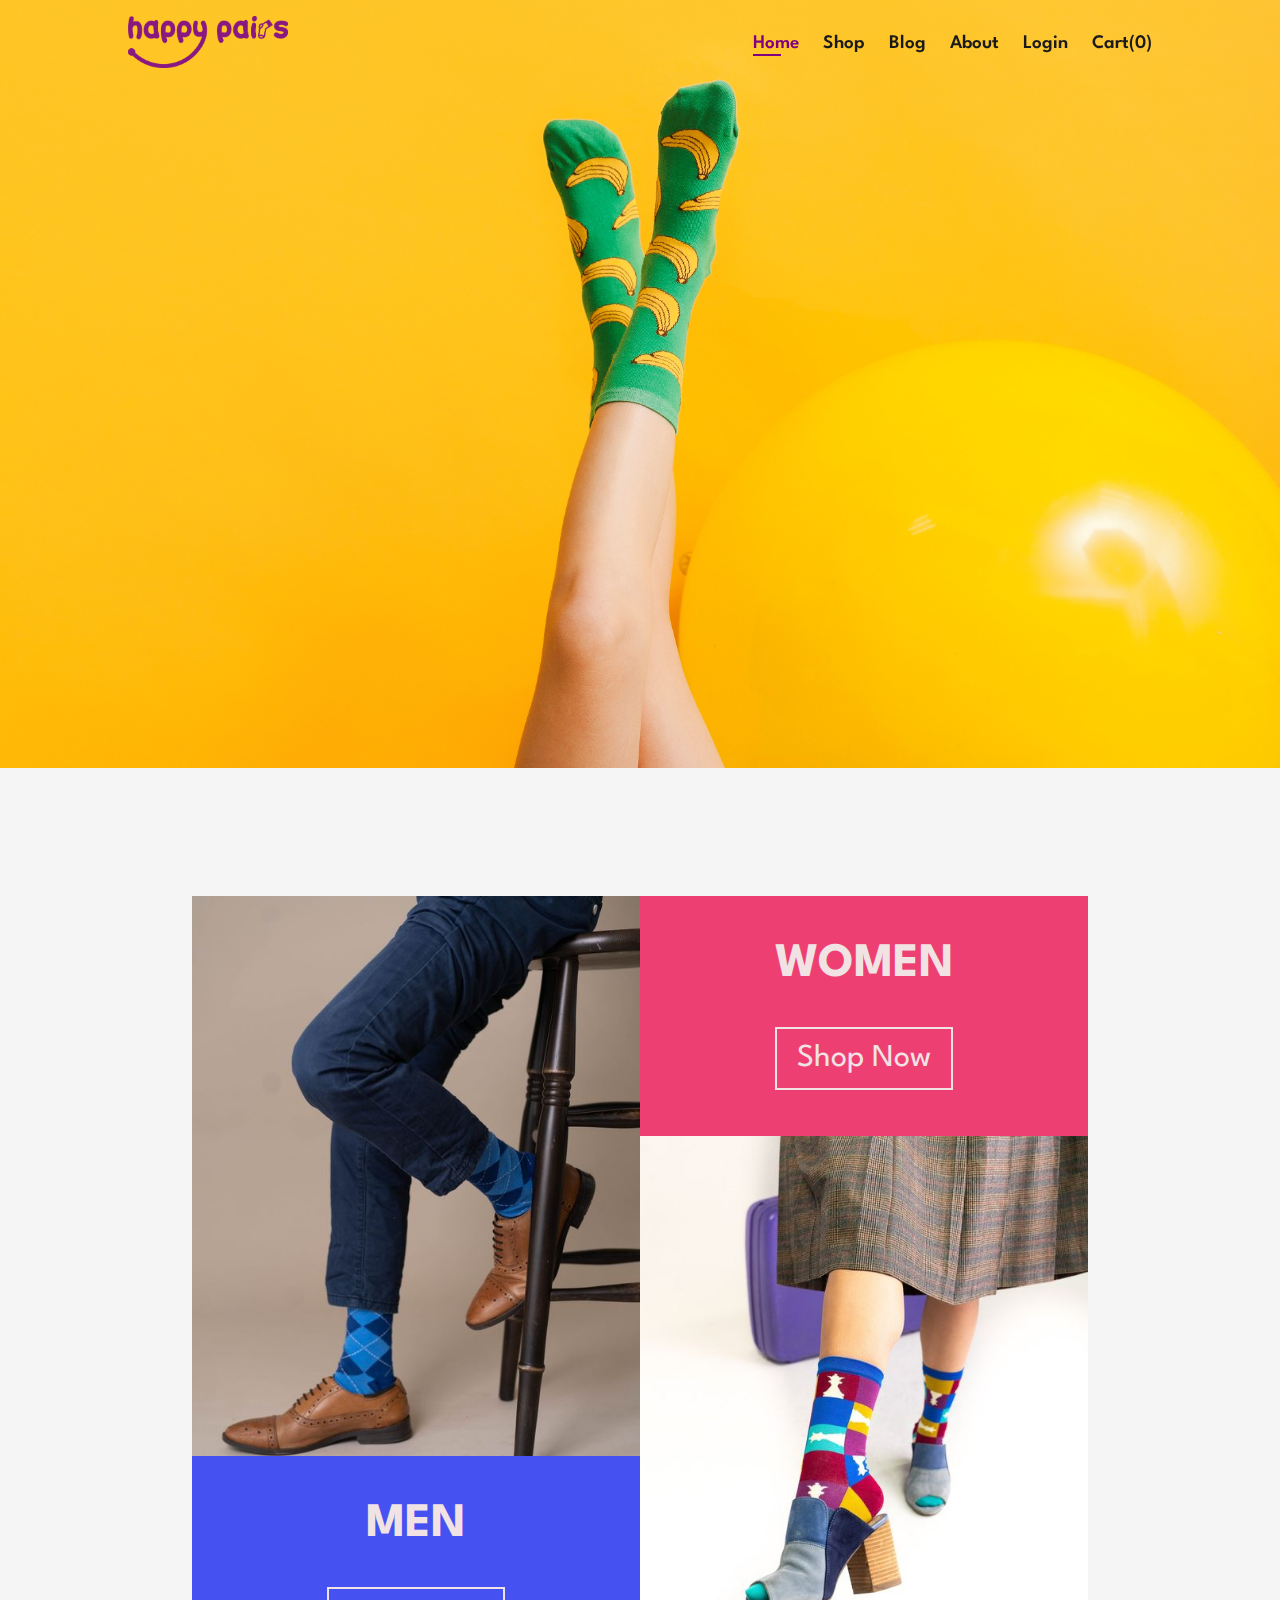
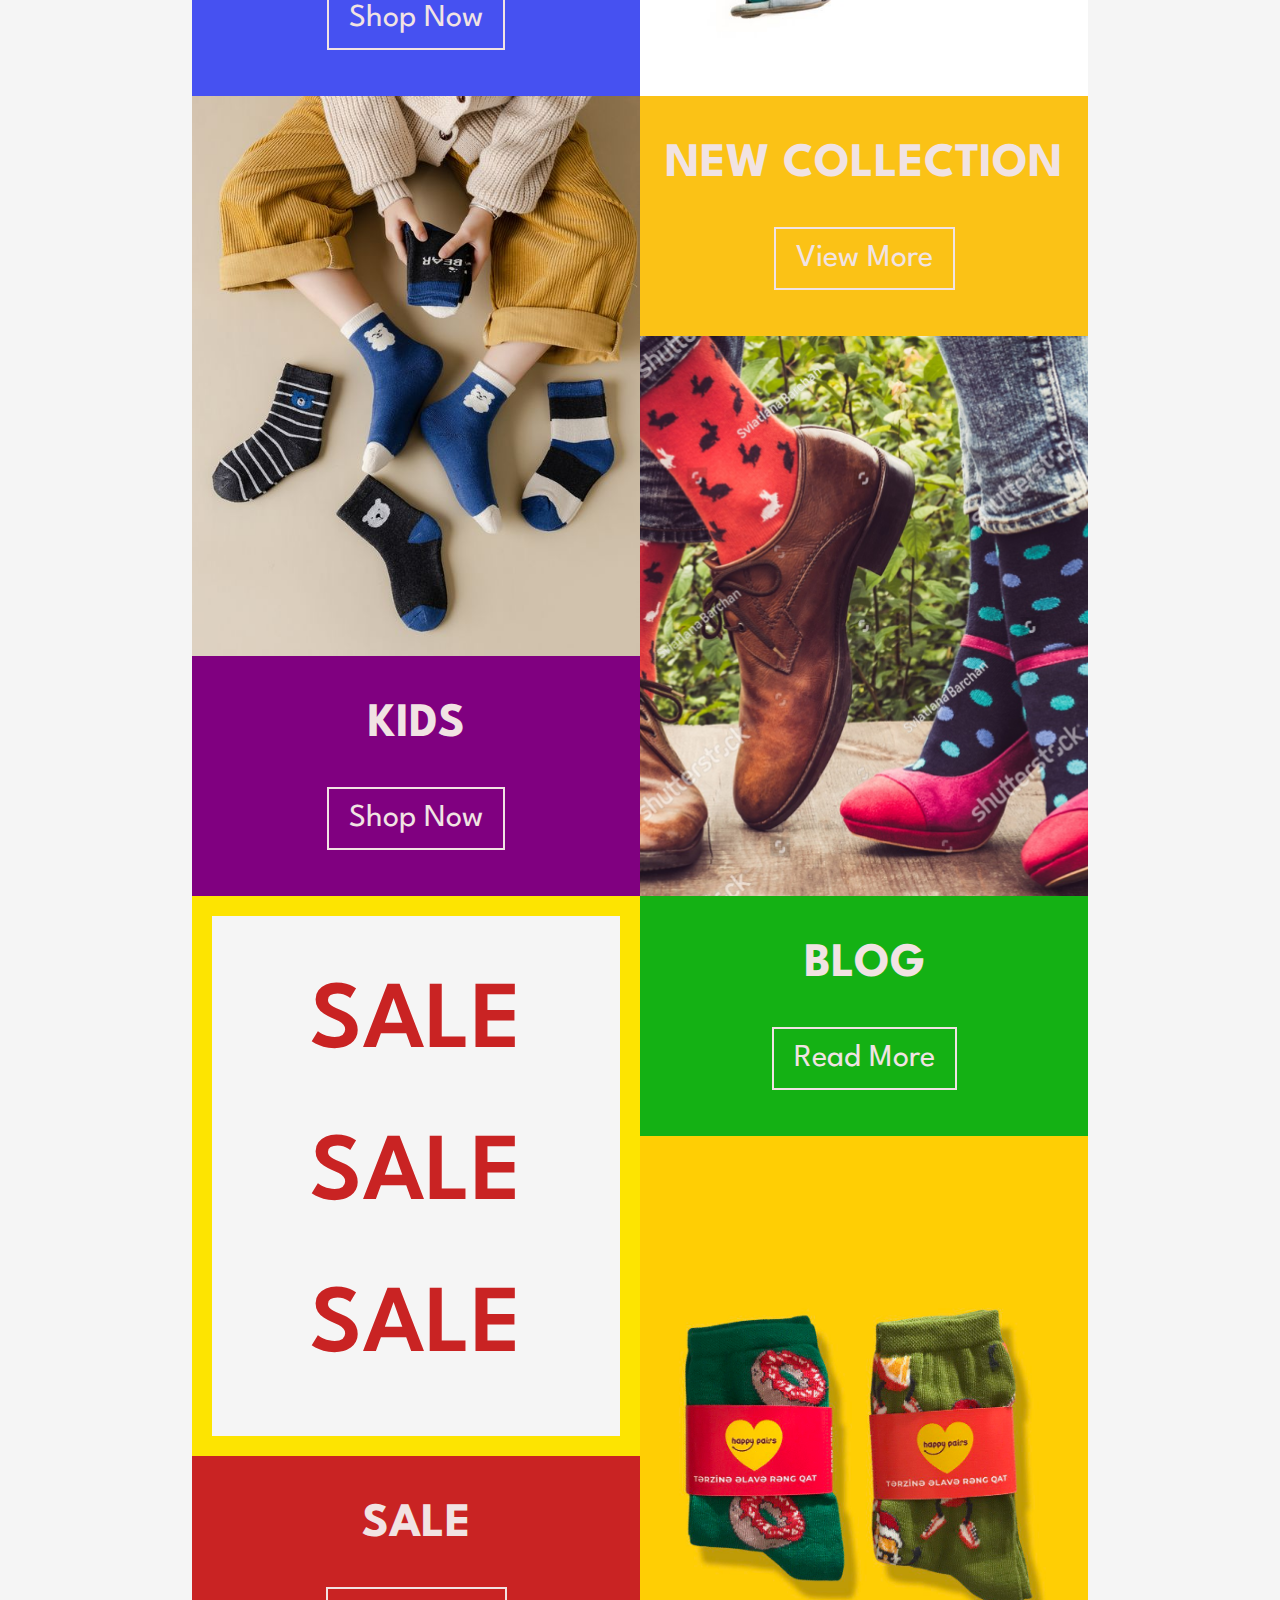
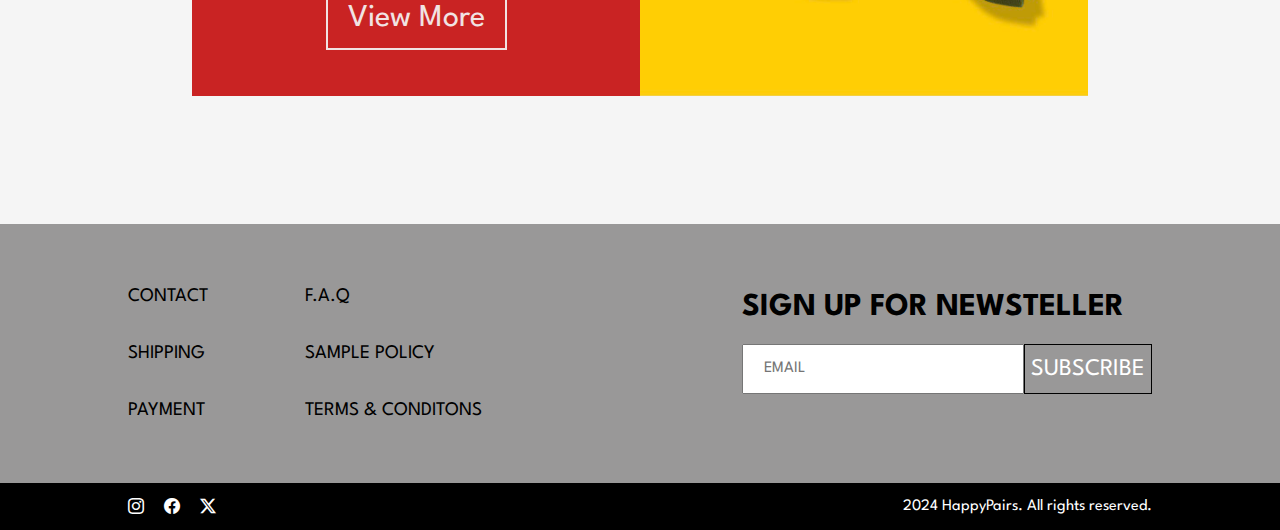
<file: index.html>
<!DOCTYPE html>
<html lang="en">
  <head>
    <meta charset="UTF-8" />
    <meta name="viewport" content="width=device-width, initial-scale=1.0" />
    <title>HappyPairs</title>
    <link href="https://fonts.cdnfonts.com/css/gaitera-ball" rel="stylesheet" />
    <link rel="preconnect" href="https://fonts.googleapis.com" />
    <link rel="preconnect" href="https://fonts.gstatic.com" crossorigin />
    <link
      href="https://fonts.googleapis.com/css2?family=League+Spartan:wght@100..900&display=swap"
      rel="stylesheet"
    />
    <link
      rel="stylesheet"
      href="https://cdn.jsdelivr.net/npm/bootstrap-icons@1.11.3/font/bootstrap-icons.min.css"
    />
    <link rel="stylesheet" href="shared.css" />
    <link rel="stylesheet" href="main.css" />
    <script src="script/redirecting.js" defer></script>
    <script src="script/app.js" defer></script>
  </head>
  <body>
    <header class="main-header">
      <nav class="navbar">
        <a href="index.html"
          ><img class="logo" src="images/logo.png" alt=""
        /></a>
        <ul class="navbar-items">
          <li><a class="active" href="index.html">Home</a></li>
          <li><a href="shop/shop.html">Shop</a></li>
          <li><a href="blog/blog.html">Blog</a></li>
          <li><a href="about/about.html">About</a></li>
          <li><a href="login/login.html">Login</a></li>
          <li>
            <a href="cart/cart.html">Cart(<span id="cart-items">0</span>)</a>
          </li>
          <li onclick="myFunction()" id="close">x</li>
        </ul>
        <div class="navbar-mobile">
          <a href="cart/cart.html"
            ><i class="bi bi-bag">
              <span id="mobile-cart-items">0</span>
            </i></a
          >
          <i class="bi bi-list menu-btn"></i>
        </div>
      </nav>
    </header>

    <main id="hero" class="hero"></main>

    <section class="shopping-categories">
      <img class="men-img" src="images/categories/shop_men.jpg" alt="" />
      <div class="shopping-categories__content men-content">
        <h2>MEN</h2>
        <button>Shop Now</button>
      </div>
      <div class="shopping-categories__content women-content">
        <h2>Women</h2>
        <button>Shop Now</button>
      </div>
      <img class="women-img" src="images/categories/shop_girls.jpg" alt="" />
      <img class="kids-img" src="images/categories/shop_kids.jpg" alt="" />
      <div class="shopping-categories__content kids-content">
        <h2>Kids</h2>
        <button>Shop Now</button>
      </div>
      <div class="shopping-categories__content new-collection-content">
        <h2>NEW collection</h2>
        <button>View More</button>
      </div>
      <img
        class="new-collection-image"
        src="images/categories/new_collection.jpg"
        alt=""
      />
      <div class="sale">
        <p>SALE</p>
        <p>SALE</p>
        <p>SALE</p>
      </div>
      <div class="shopping-categories__content sale-content">
        <h2>SALE</h2>
        <button>View More</button>
      </div>
      <div class="shopping-categories__content blog-content">
        <h2>blog</h2>
        <button id="read-blog-btn">Read More</button>
      </div>
      <img class="blog-img" src="images/categories/blog-img.jpg" alt="" />
    </section>

    <footer class="footer">
      <div class="footer-main">
        <ul class="footer-main__content">
          <li><a href="">CONTACT</a></li>
          <li><a href="">F.A.Q</a></li>
          <li><a href="">SHIPPING</a></li>
          <li><a href="">SAMPLE POLICY</a></li>
          <li><a href="">PAYMENT</a></li>
          <li><a href="">TERMS & CONDITONS</a></li>
        </ul>
        <form action="" class="footer-main__form">
          <h1>SIGN UP FOR NEWSTELLER</h1>
          <div class="newsteller">
            <input type="email" class="input" placeholder="EMAIL" />
            <button type="submit">SUBSCRIBE</button>
          </div>
        </form>
      </div>
      <div class="footer-second">
        <div class="footer-second__content">
          <a href=""><i class="bi bi-instagram"></i></a>
          <a href=""><i class="bi bi-facebook"></i></a>
          <a href=""><i class="bi bi-twitter-x"></i></a>
        </div>
        <p>2024 HappyPairs. All rights reserved.</p>
      </div>
    </footer>
  </body>
</html>
</file>
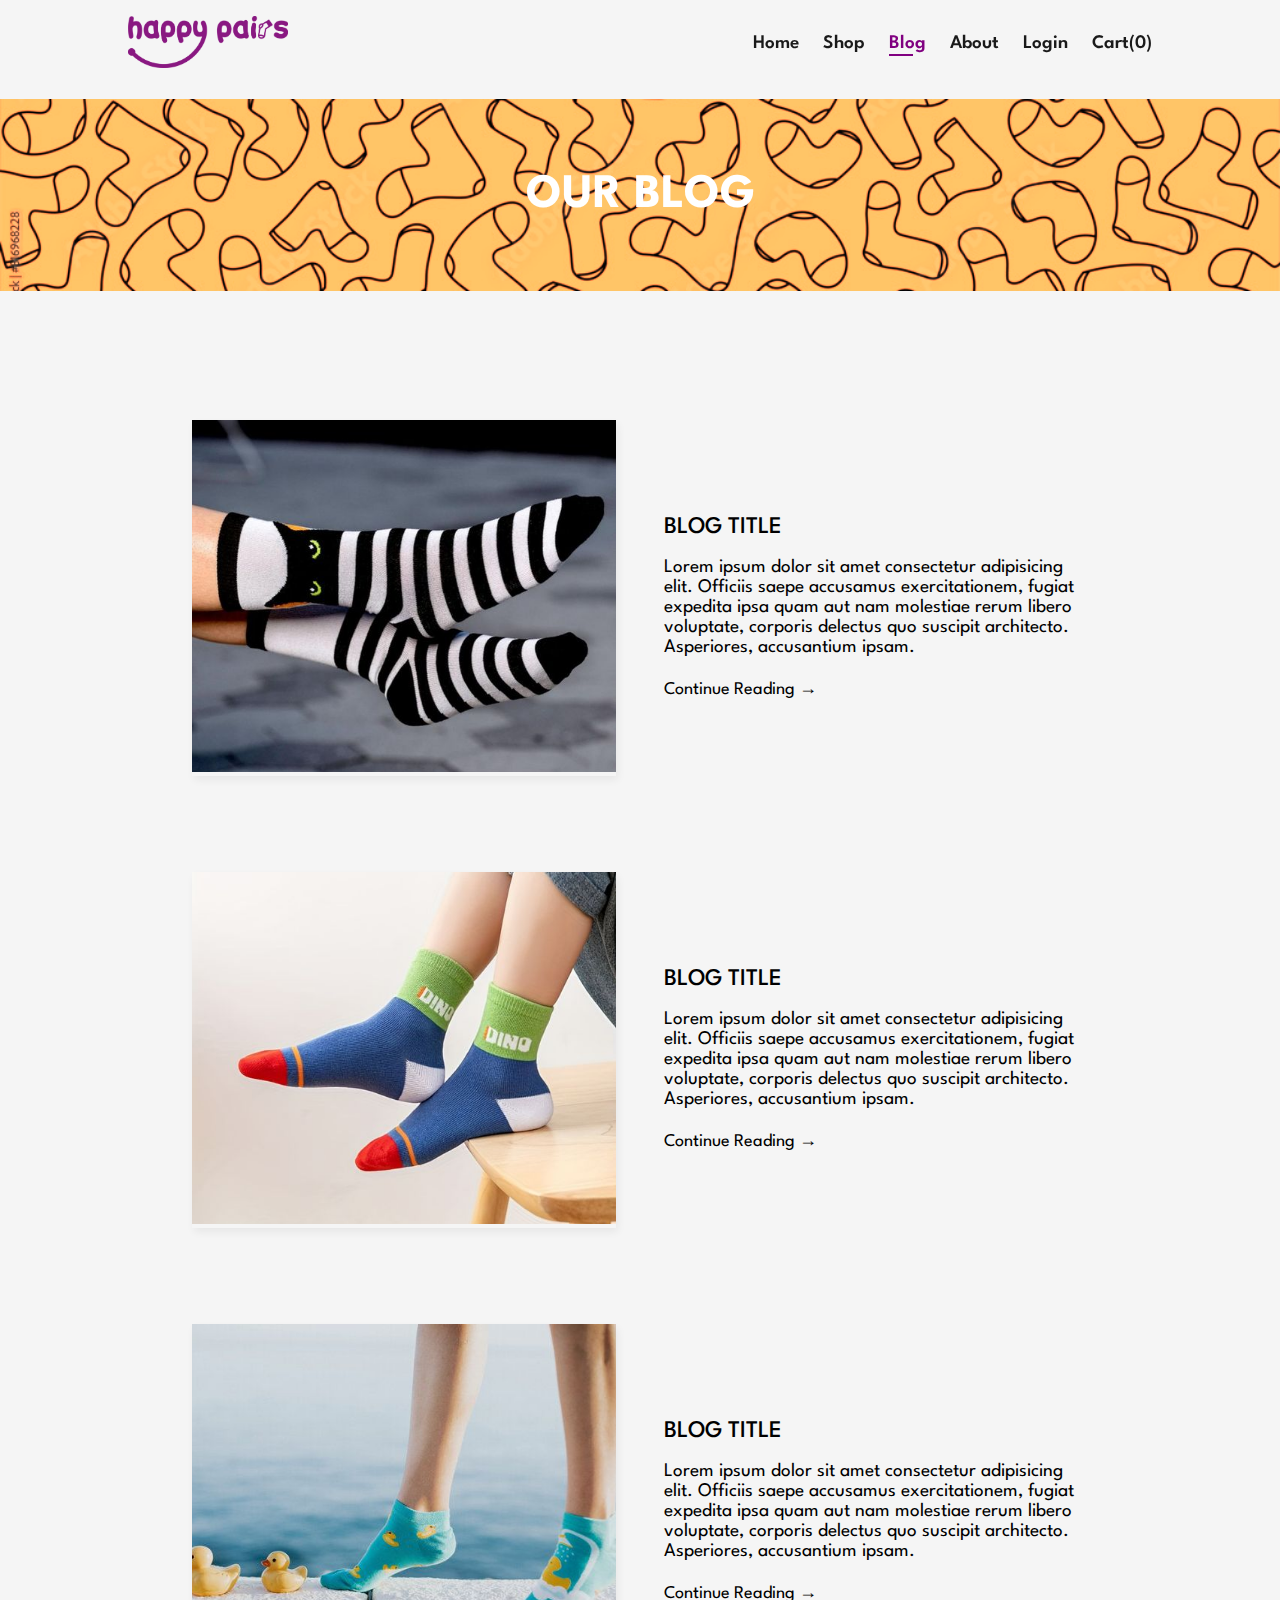
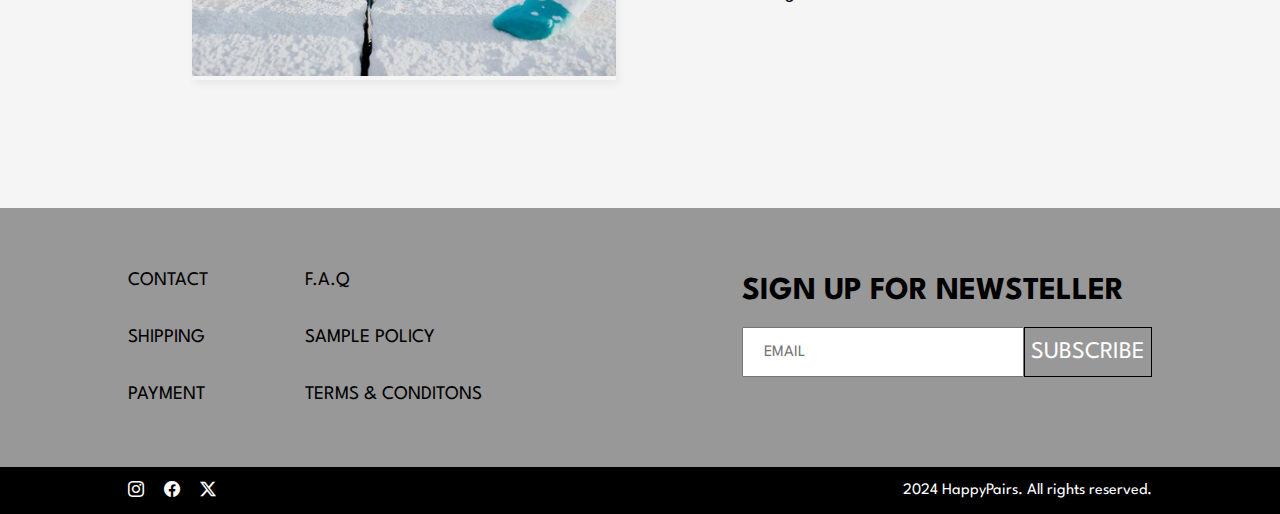
<file: blog/blog.html>
<!DOCTYPE html>
<html lang="en">
  <head>
    <meta charset="UTF-8" />
    <meta name="viewport" content="width=device-width, initial-scale=1.0" />
    <title>HappyPairs</title>
    <link href="https://fonts.cdnfonts.com/css/gaitera-ball" rel="stylesheet" />
    <link rel="preconnect" href="https://fonts.googleapis.com" />
    <link rel="preconnect" href="https://fonts.gstatic.com" crossorigin />
    <link
      href="https://fonts.googleapis.com/css2?family=League+Spartan:wght@100..900&display=swap"
      rel="stylesheet"
    />
    <link
      rel="stylesheet"
      href="https://cdn.jsdelivr.net/npm/bootstrap-icons@1.11.3/font/bootstrap-icons.min.css"
    />
    <link rel="stylesheet" href="../shared.css" />
    <link rel="stylesheet" href="blog.css   " />
    <script src="../script/app.js" defer></script>
    <script src="blog.js" defer></script>
  </head>
  <body>
    <header class="main-header">
      <nav class="navbar">
        <a href="../index.html"
          ><img class="logo" src="../images/logo.png" alt=""
        /></a>
        <ul class="navbar-items">
          <li><a href="../index.html">Home</a></li>
          <li><a href="../shop/shop.html">Shop</a></li>
          <li><a class="active" href="../blog/blog.html">Blog</a></li>
          <li><a href="../about/about.html">About</a></li>
          <li><a href="../login/login.html">Login</a></li>
          <li><a href="../cart/cart.html">Cart(<span id="cart-items">0</span>)</a></li>
          <li id="close">x</li>
        </ul>
        <div class="navbar-mobile">
          <a href="../cart/cart.html"><i class="bi bi-bag">
            <span id="mobile-cart-items">0</span>
          </i></a>
          <i class="bi bi-list menu-btn"></i>
        </div>
      </nav>
    </header>

    <section class="banner">
      <h1>OUR BLOG</h1>
    </section>

    <section class="blog">
      <div class="blog-content">
        <div class="blog-content__img">
            <img src="../images/blog/blog-img1.jpg" alt="" />
          </div>
        <div class="blog-content__details">
          <h2>Blog Title</h2>
          <p>
            Lorem ipsum dolor sit amet consectetur adipisicing elit. Officiis
            saepe accusamus exercitationem, fugiat expedita ipsa quam aut nam
            molestiae rerum libero voluptate, corporis delectus quo suscipit
            architecto. Asperiores, accusantium ipsam.
          </p>
          <a href="">Continue Reading &#8594; </a>
        </div>
      </div>

      <div class="blog-content">
        <div class="blog-content__img">
          <img src="../images/blog/blog-img2.jpg" alt="" />
        </div>
        <div class="blog-content__details">
          <h2>Blog Title</h2>
          <p>
            Lorem ipsum dolor sit amet consectetur adipisicing elit. Officiis
            saepe accusamus exercitationem, fugiat expedita ipsa quam aut nam
            molestiae rerum libero voluptate, corporis delectus quo suscipit
            architecto. Asperiores, accusantium ipsam.
          </p>
          <a href="">Continue Reading &#8594; </a>
        </div>
      </div>

      <div class="blog-content">
        <div class="blog-content__img">
            <img src="../images/blog/blog-img3.jpg" alt="" />
          </div>
        <div class="blog-content__details">
          <h2>Blog Title</h2>
          <p>
            Lorem ipsum dolor sit amet consectetur adipisicing elit. Officiis
            saepe accusamus exercitationem, fugiat expedita ipsa quam aut nam
            molestiae rerum libero voluptate, corporis delectus quo suscipit
            architecto. Asperiores, accusantium ipsam.
          </p>
          <a href="">Continue Reading &#8594; </a>
        </div>
      </div>
    </section>

    <footer class="footer">
      <div class="footer-main">
        <ul class="footer-main__content">
          <li><a href="">CONTACT</a></li>
          <li><a href="">F.A.Q</a></li>
          <li><a href="">SHIPPING</a></li>
          <li><a href="">SAMPLE POLICY</a></li>
          <li><a href="">PAYMENT</a></li>
          <li><a href="">TERMS & CONDITONS</a></li>
        </ul>
        <form action="" class="footer-main__form">
          <h1>SIGN UP FOR NEWSTELLER</h1>
          <div class="newsteller">
            <input type="email" class="input" placeholder="EMAIL" />
            <button type="submit">SUBSCRIBE</button>
          </div>
        </form>
      </div>
      <div class="footer-second">
        <div class="footer-second__content">
          <a href=""><i class="bi bi-instagram"></i></a>
          <a href=""><i class="bi bi-facebook"></i></a>
          <a href=""><i class="bi bi-twitter-x"></i></a>
        </div>
        <p>2024 HappyPairs. All rights reserved.</p>
      </div>
    </footer>
  </body>
</html>
</file>
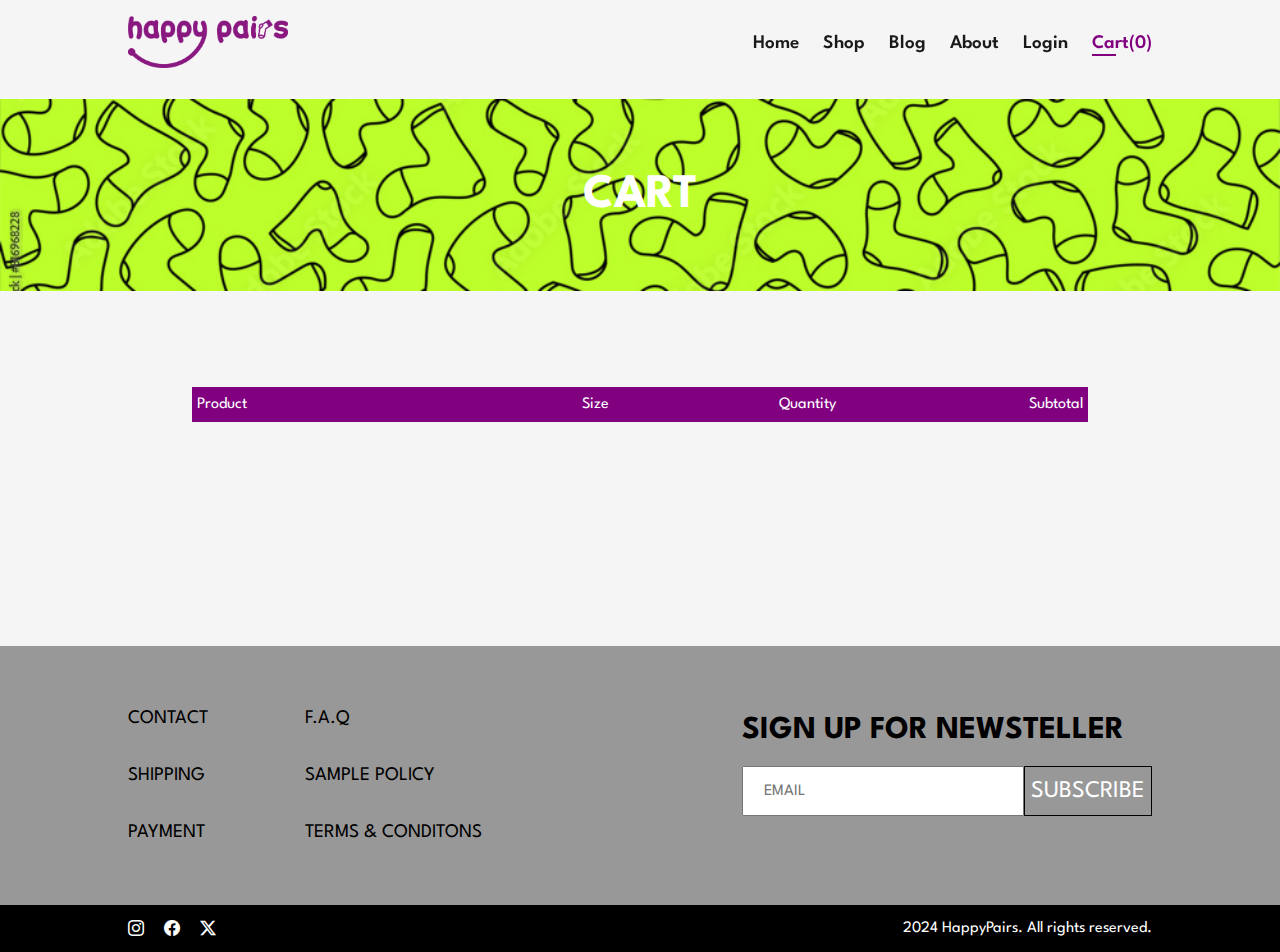
<file: cart/cart.html>
<!DOCTYPE html>
<html lang="en">
  <head>
    <meta charset="UTF-8" />
    <meta name="viewport" content="width=device-width, initial-scale=1.0" />
    <title>HappyPairs</title>
    <link href="https://fonts.cdnfonts.com/css/gaitera-ball" rel="stylesheet" />
    <link rel="preconnect" href="https://fonts.googleapis.com" />
    <link rel="preconnect" href="https://fonts.gstatic.com" crossorigin />
    <link
      href="https://fonts.googleapis.com/css2?family=League+Spartan:wght@100..900&display=swap"
      rel="stylesheet"
    />
    <link
      rel="stylesheet"
      href="https://cdn.jsdelivr.net/npm/bootstrap-icons@1.11.3/font/bootstrap-icons.min.css"
    />
    <link rel="stylesheet" href="../shared.css" />
    <link rel="stylesheet" href="cart.css" />
    <script src="../script/app.js" defer></script>
    <script src="cart.js" defer></script>
  </head>
  <body>
    <header class="main-header">
      <nav class="navbar">
        <a href="../index.html"
          ><img class="logo" src="../images/logo.png" alt=""
        /></a>
        <ul class="navbar-items">
          <li><a href="../index.html">Home</a></li>
          <li><a href="../shop/shop.html">Shop</a></li>
          <li><a href="../blog/blog.html">Blog</a></li>
          <li><a href="../about/about.html">About</a></li>
          <li><a href="../login/login.html">Login</a></li>
          <li><a class="active" href="../cart/cart.html">Cart(<span id="cart-items">0</span>)</a></li>
          <li id="close">x</li>
        </ul>
        <div class="navbar-mobile">
          <a href="../cart/cart.html"><i class="bi bi-bag">
            <span id="mobile-cart-items">0</span>
          </i></a>
          <i class="bi bi-list menu-btn"></i>
        </div>
      </nav>
    </header>

    <section class="banner">
      <h1>CART</h1>
    </section>

    <section id="cart-table" class="cart-table">
      <table>
        <thead>
          <tr>
            <td>Product</td>
            <td>Size</td>
            <td>Quantity</td>
            <td>Subtotal</td>
          </tr>
        </thead>
      </table>

      <table class="table">

      </table>

      <div class="checkout-btn">
        <h2>TOTAL <span id="total-price"> </span></h2>
        <button id="checkout-btn">CHECKOUT</button>
      </div>
    </section>

    <footer class="footer">
      <div class="footer-main">
        <ul class="footer-main__content">
          <li><a href="">CONTACT</a></li>
          <li><a href="">F.A.Q</a></li>
          <li><a href="">SHIPPING</a></li>
          <li><a href="">SAMPLE POLICY</a></li>
          <li><a href="">PAYMENT</a></li>
          <li><a href="">TERMS & CONDITONS</a></li>
        </ul>
        <form action="" class="footer-main__form">
          <h1>SIGN UP FOR NEWSTELLER</h1>
          <div class="newsteller">
            <input type="email" class="input" placeholder="EMAIL" />
            <button type="submit">SUBSCRIBE</button>
          </div>
        </form>
      </div>
      <div class="footer-second">
        <div class="footer-second__content">
          <a href=""><i class="bi bi-instagram"></i></a>
          <a href=""><i class="bi bi-facebook"></i></a>
          <a href=""><i class="bi bi-twitter-x"></i></a>
        </div>
        <p>2024 HappyPairs. All rights reserved.</p>
      </div>
    </footer>
  </body>
</html>
</file>
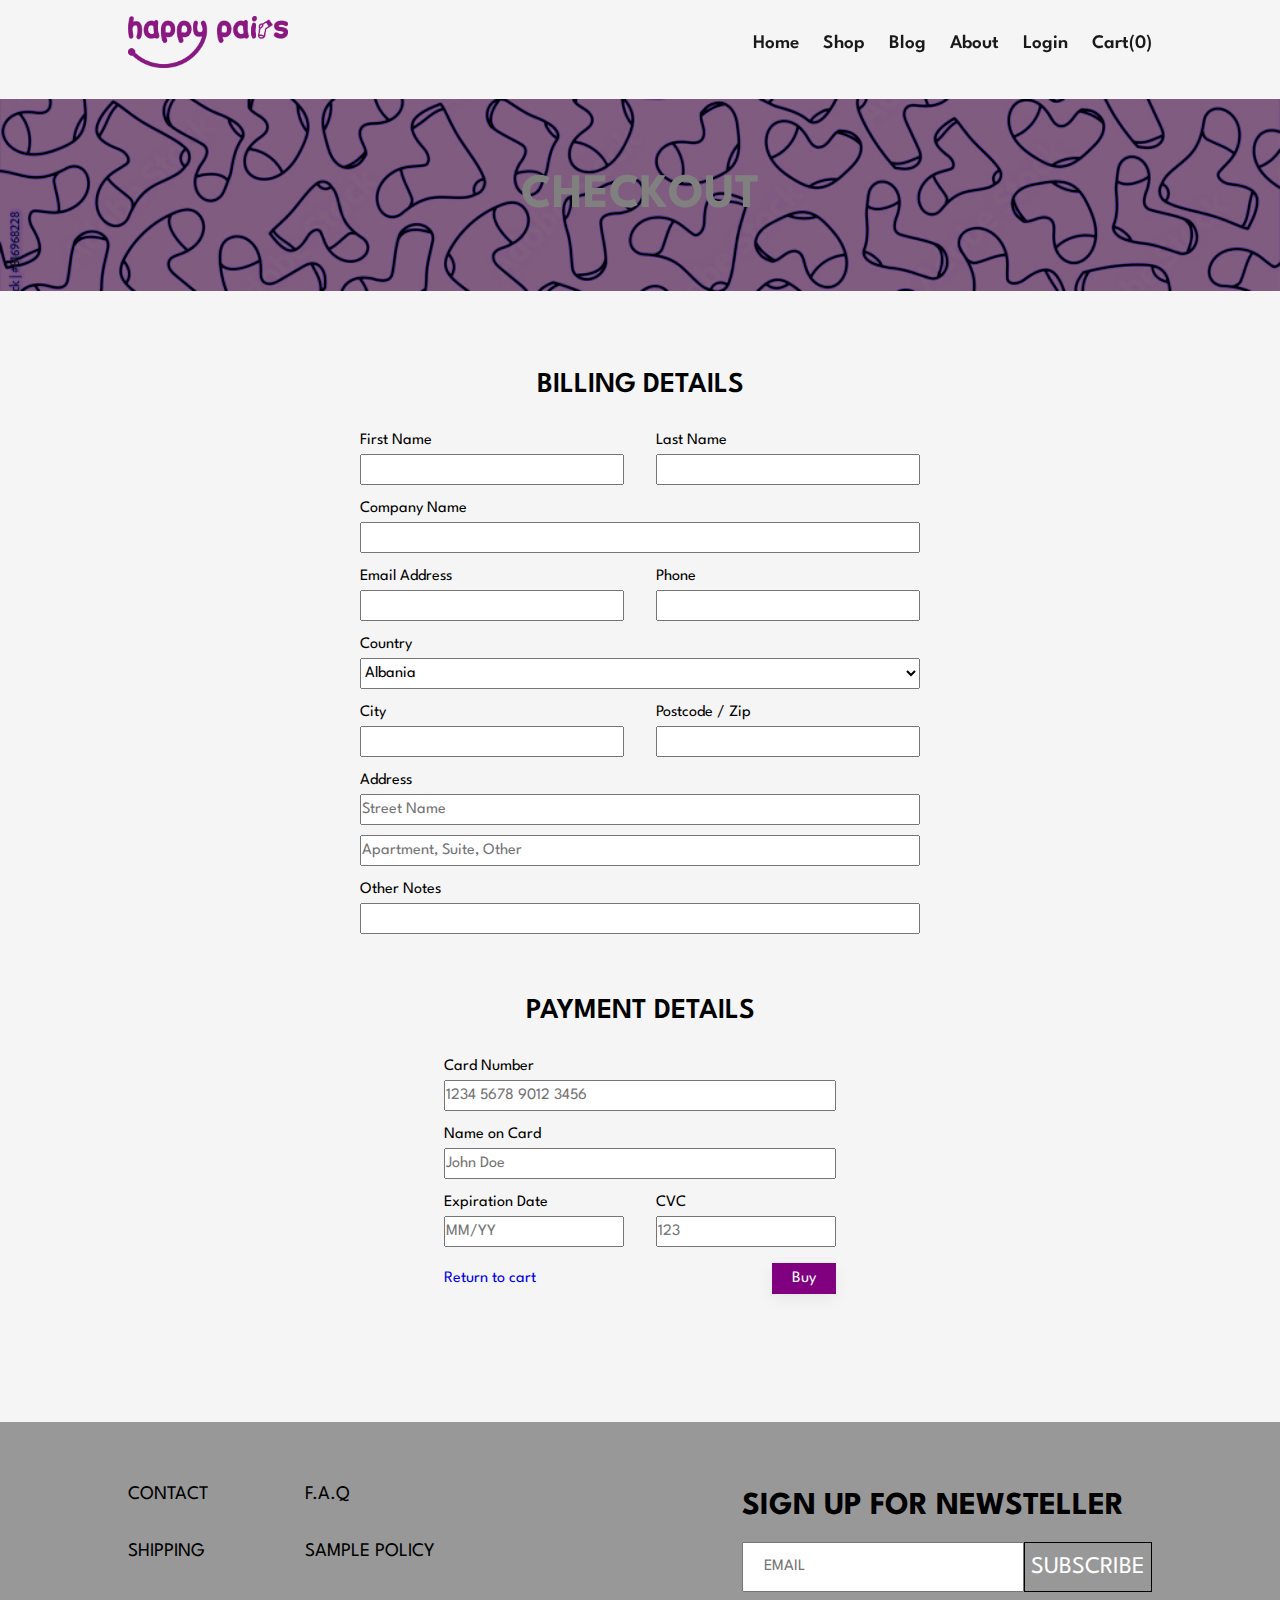
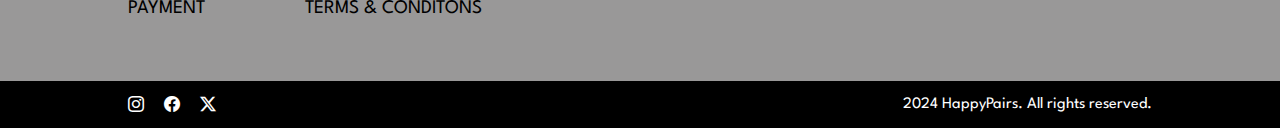
<file: checkout/checkout.html>
<!DOCTYPE html>
<html lang="en">
  <head>
    <meta charset="UTF-8" />
    <meta name="viewport" content="width=device-width, initial-scale=1.0" />
    <title>HappyPairs</title>
    <link href="https://fonts.cdnfonts.com/css/gaitera-ball" rel="stylesheet" />
    <link rel="preconnect" href="https://fonts.googleapis.com" />
    <link rel="preconnect" href="https://fonts.gstatic.com" crossorigin />
    <link
      href="https://fonts.googleapis.com/css2?family=League+Spartan:wght@100..900&display=swap"
      rel="stylesheet"
    />
    <link
      rel="stylesheet"
      href="https://cdn.jsdelivr.net/npm/bootstrap-icons@1.11.3/font/bootstrap-icons.min.css"
    />
    <link rel="stylesheet" href="../shared.css" />
    <link rel="stylesheet" href="checkout.css" />
    <script src="../script/app.js" defer></script>
    <script src="checkout.js"></script>
  </head>
  <body>
    <header class="main-header">
      <nav class="navbar">
        <a href="../index.html"
          ><img class="logo" src="../images/logo.png" alt=""
        /></a>
        <ul class="navbar-items">
          <li><a href="../index.html">Home</a></li>
          <li><a href="../shop/shop.html">Shop</a></li>
          <li><a href="../blog/blog.html">Blog</a></li>
          <li><a href="../about/about.html">About</a></li>
          <li><a href="../login/login.html">Login</a></li>
          <li><a href="../cart/cart.html">Cart(<span id="cart-items">0</span>)</a></li>
          <li id="close">x</li>
        </ul>
        <div class="navbar-mobile">
          <a href="../cart/cart.html"><i class="bi bi-bag">
            <span id="mobile-cart-items">0</span>
          </i></a>
          <i class="bi bi-list menu-btn"></i>
        </div>
      </nav>
    </header>

    <section class="banner">
      <h1>CHECKOUT</h1>
    </section>

    <section id="checkout-details">
      <div class="checkout-info">
        <form class="checkout-info__billing">
          <h1 class="full-row">Billing Details</h1>
          <div>
            <label for="name">First Name</label>
            <input type="text" id="name" required />
          </div>
          <div>
            <label for="surname">Last Name</label>
            <input type="text" id="surname" required />
          </div>
          <div class="company-name full-row">
            <label for="company-name">Company Name</label>
            <input type="text" id="company-name" />
          </div>
          <div>
            <label for="email">Email Address</label>
            <input type="email" id="email" required />
          </div>
          <div>
            <label for="phone">Phone</label>
            <input type="tel" id="phone" required />
          </div>

          <div class="country-names full-row">
            <label for="countries">Country</label>
            <select id="countries" name="countries" required>
              <option>Albania</option>
              <option>Andorra</option>
              <option>Armenia</option>
              <option>Austria</option>
              <option>Azerbaijan</option>
              <option>Belarus</option>
              <option>Belgium</option>
              <option>Bosnia and Herzegovina</option>
              <option>Bulgaria</option>
              <option>Croatia</option>
              <option>Cyprus</option>
              <option>Czech Republic</option>
              <option>Denmark</option>
              <option>Estonia</option>
              <option>Finland</option>
              <option>France</option>
              <option>Georgia</option>
              <option>Germany</option>
              <option>Greece</option>
              <option>Hungary</option>
              <option>Iceland</option>
              <option>Ireland</option>
              <option>Italy</option>
              <option>Kazakhstan</option>
              <option>Kosovo</option>
              <option>Latvia</option>
              <option>Liechtenstein</option>
              <option>Lithuania</option>
              <option>Luxembourg</option>
              <option>Malta</option>
              <option>Moldova</option>
              <option>Monaco</option>
              <option>Montenegro</option>
              <option>Netherlands</option>
              <option>North Macedonia</option>
              <option>Norway</option>
              <option>Poland</option>
              <option>Portugal</option>
              <option>Romania</option>
              <option>Russia</option>
              <option>San Marino</option>
              <option>Serbia</option>
              <option>Slovakia</option>
              <option>Slovenia</option>
              <option>Spain</option>
              <option>Sweden</option>
              <option>Switzerland</option>
              <option>Turkey</option>
              <option>Ukraine</option>
              <option>United Kingdom</option>
              <option>Vatican City</option>
            </select>
          </div>
          <div>
            <label for="city">City</label>
            <input type="text" id="city" required />
          </div>
          <div>
            <label for="postcode">Postcode / Zip</label>
            <input type="text" id="postcode" required />
          </div>
          <div class="address full-row">
            <label for="address">Address</label>
            <input type="text" id="address" placeholder="Street Name" />
            <input type="text" placeholder="Apartment, Suite, Other" />
          </div>
          <div class="other-notes full-row">
            <label for="other-notes">Other Notes</label>
            <input type="text" id="other-notes" />
          </div>
        </form>

        <form class="checkout-info__payment">
          <h1 class="full-row">Payment Details</h1>
          <div class="full-row">
            <label for="card-number">Card Number</label>
            <input
              type="text"
              id="card-number"
              name="card-number"
              pattern="[0-9]{16}"
              maxlength="16"
              placeholder="1234 5678 9012 3456"
              required
            />
          </div>
          <div class="full-row">
            <label for="name-on-card">Name on Card</label>
            <input
              type="text"
              id="name-on-card"
              name="name-on-card"
              placeholder="John Doe"
              required
            />
          </div>

          <div>
            <label for="exp-date">Expiration Date</label>
            <input type="text" id="exp-date" name="exp-date" placeholder="MM/YY" required />
          </div>

          <div>
            <label for="cvc">CVC</label>
            <input
              type="text"
              id="cvc"
              name="cvc"
              pattern="[0-9]{3}"
              maxlength="3"
              placeholder="123"
              required
            />
          </div>
          <div id="pay">
            <div class="return-to-cart">
              <a href="../cart/cart.html">Return to cart</a>
            </div>
            <button class="pay-btn">Buy</button>
          </div>
        </form>
      </div>

    </section>

    <footer class="footer">
      <div class="footer-main">
        <ul class="footer-main__content">
          <li><a href="">CONTACT</a></li>
          <li><a href="">F.A.Q</a></li>
          <li><a href="">SHIPPING</a></li>
          <li><a href="">SAMPLE POLICY</a></li>
          <li><a href="">PAYMENT</a></li>
          <li><a href="">TERMS & CONDITONS</a></li>
        </ul>
        <form action="" class="footer-main__form">
          <h1>SIGN UP FOR NEWSTELLER</h1>
          <div class="newsteller">
            <input type="email" class="input" placeholder="EMAIL" />
            <button type="submit">SUBSCRIBE</button>
          </div>
        </form>
      </div>
      <div class="footer-second">
        <div class="footer-second__content">
          <a href=""><i class="bi bi-instagram"></i></a>
          <a href=""><i class="bi bi-facebook"></i></a>
          <a href=""><i class="bi bi-twitter-x"></i></a>
        </div>
        <p>2024 HappyPairs. All rights reserved.</p>
      </div>
    </footer>
  </body>
</html>
</file>
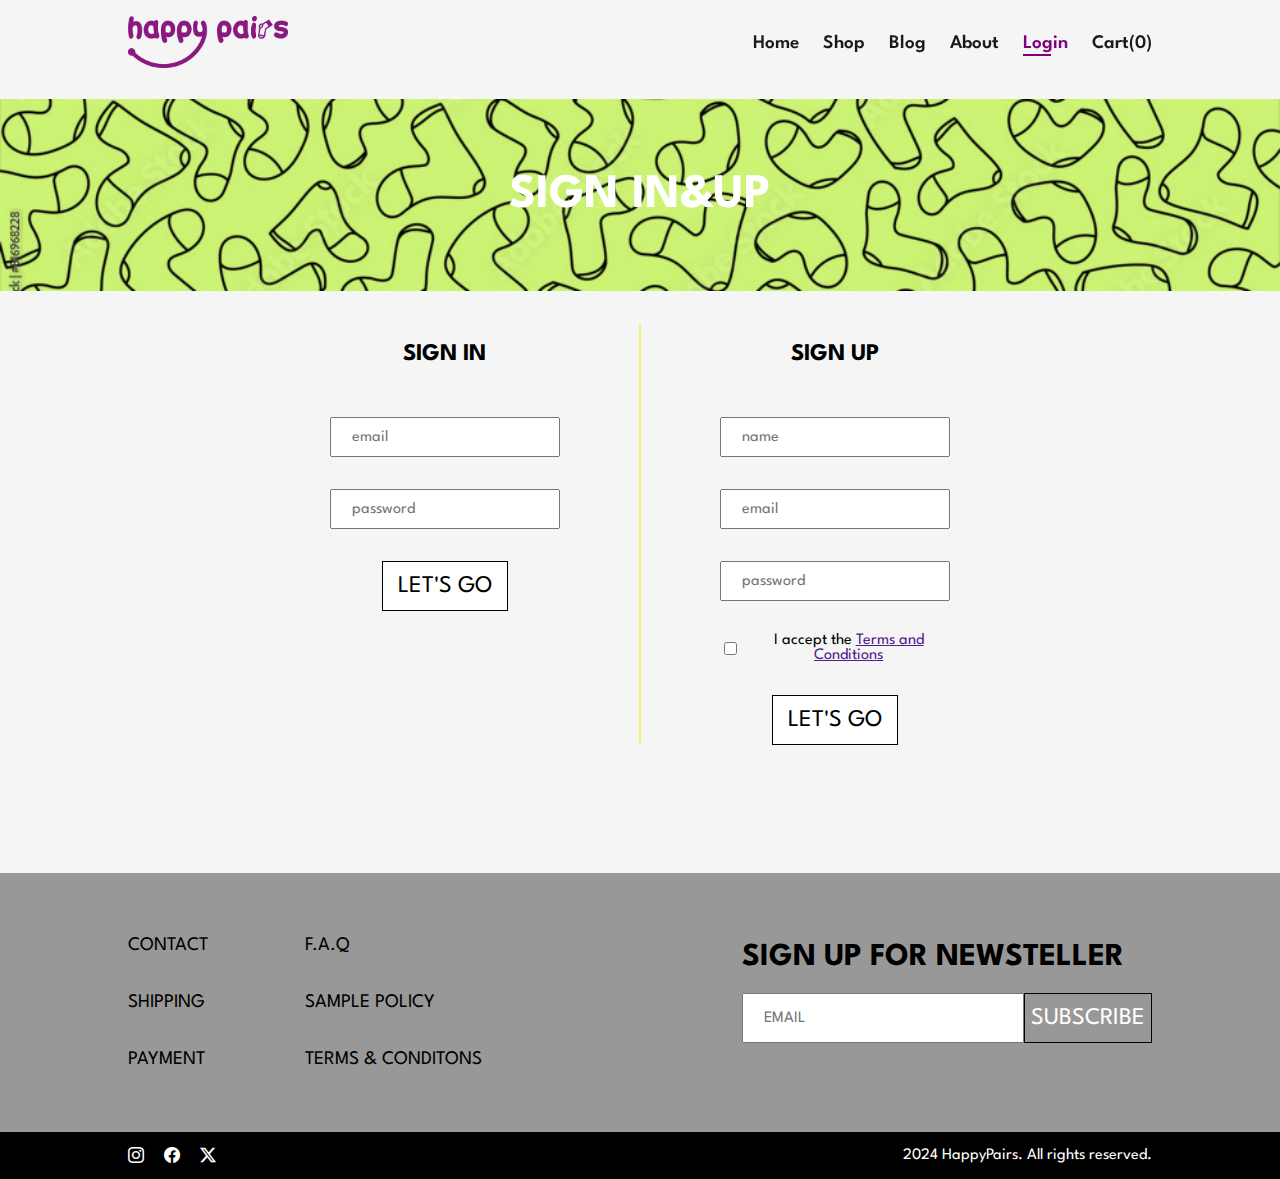
<file: login/login.html>
<!DOCTYPE html>
<html lang="en">
  <head>
    <meta charset="UTF-8" />
    <meta name="viewport" content="width=device-width, initial-scale=1.0" />
    <title>HappyPairs</title>
    <link href="https://fonts.cdnfonts.com/css/gaitera-ball" rel="stylesheet" />
    <link rel="preconnect" href="https://fonts.googleapis.com" />
    <link rel="preconnect" href="https://fonts.gstatic.com" crossorigin />
    <link
      href="https://fonts.googleapis.com/css2?family=League+Spartan:wght@100..900&display=swap"
      rel="stylesheet"
    />
    <link
      rel="stylesheet"
      href="https://cdn.jsdelivr.net/npm/bootstrap-icons@1.11.3/font/bootstrap-icons.min.css"
    />
    <link rel="stylesheet" href="../shared.css" />
    <link rel="stylesheet" href="login.css" />
    <script src="../script/app.js" defer></script>
    <script src="login.js" defer></script>
  </head>
  <body>
    <header class="main-header">
      <nav class="navbar">
        <a href="../index.html"
          ><img class="logo" src="../images/logo.png" alt=""
        /></a>
        <ul class="navbar-items">
          <li><a href="../index.html">Home</a></li>
          <li><a href="../shop/shop.html">Shop</a></li>
          <li><a href="../blog/blog.html">Blog</a></li>
          <li><a href="../about/about.html">About</a></li>
          <li><a class="active" href="../login/login.html">Login</a></li>
          <li><a href="../cart/cart.html">Cart(<span id="cart-items">0</span>)</a></li>
          <li id="close">x</li>
        </ul>
        <div class="navbar-mobile">
          <a href="../cart/cart.html"><i class="bi bi-bag">
            <span id="mobile-cart-items">0</span>
          </i></a>
          <i class="bi bi-list menu-btn"></i>
        </div>
      </nav>
    </header>

    <section class="banner">
      <h1>SIGN IN&UP</h1>
    </section>

    <main>
      <div class="main-forms">
        <form class="form-sign-in forms" onsubmit="return handleSubmit(event)">
          <h2>SIGN IN</h2>
          <input placeholder="email" id="email" />
          <input type="password" placeholder="password" id="password" />
          <button>LET'S GO</button>
        </form>
        <form class="form-sign-up forms" action="">
          <h2>SIGN UP</h2>
          <input type="text" placeholder="name" />
          <input type="email" placeholder="email" />
          <input type="password" placeholder="password" />
          <div class="terms">
            <input type="checkbox" id="terms" name="terms" required />
            <label for="terms"
              >I accept the
              <a href="" target="_blank">Terms and Conditions</a></label
            >
          </div>
          <button id="loginBtn">LET'S GO</button>
        </form>
      </div>
    </main>

    <footer class="footer">
      <div class="footer-main">
        <ul class="footer-main__content">
          <li><a href="">CONTACT</a></li>
          <li><a href="">F.A.Q</a></li>
          <li><a href="">SHIPPING</a></li>
          <li><a href="">SAMPLE POLICY</a></li>
          <li><a href="">PAYMENT</a></li>
          <li><a href="">TERMS & CONDITONS</a></li>
        </ul>
        <form action="" class="footer-main__form">
          <h1>SIGN UP FOR NEWSTELLER</h1>
          <div class="newsteller">
            <input type="email" class="input" placeholder="EMAIL" />
            <button type="submit">SUBSCRIBE</button>
          </div>
        </form>
      </div>
      <div class="footer-second">
        <div class="footer-second__content">
          <a href=""><i class="bi bi-instagram"></i></a>
          <a href=""><i class="bi bi-facebook"></i></a>
          <a href=""><i class="bi bi-twitter-x"></i></a>
        </div>
        <p>2024 HappyPairs. All rights reserved.</p>
      </div>
    </footer>
    <script>
      const loginBtn = document.querySelector('#loginBtn');

      const token = localStorage.getItem('token')

      if (token) console.log('logged in')
      // loginBtn.addEventListener('click', () => {

      //   const email = document.querySelector('#email').value
      //   const password = document.querySelector('#password').value

      //   console.log(email, password)
      // })

      function handleSubmit(e) {
        e.preventDefault();

        const email = document.querySelector('#email').value;
        const password = document.querySelector('#password').value;

        console.log(email, password);

        fetch('https://dummyjson.com/auth/login', {
          method: 'POST',
          headers: { 'Content-Type': 'application/json' },
          body: JSON.stringify({
            username: 'emilys',
            password: 'emilyspass',
            expiresInMins: 30, // optional, defaults to 60
          }),
        })
        .then(res => res.json())
    .then(data => {
        console.log('inside then');
        const response = data; // data contains the parsed JSON response
        console.log(response);

        localStorage.setItem('token', response.token)
    })
          // .catch(err => {
          //   console.log('inside catch', err)
          // });
      }
    </script>
  </body>
</html>
</file>
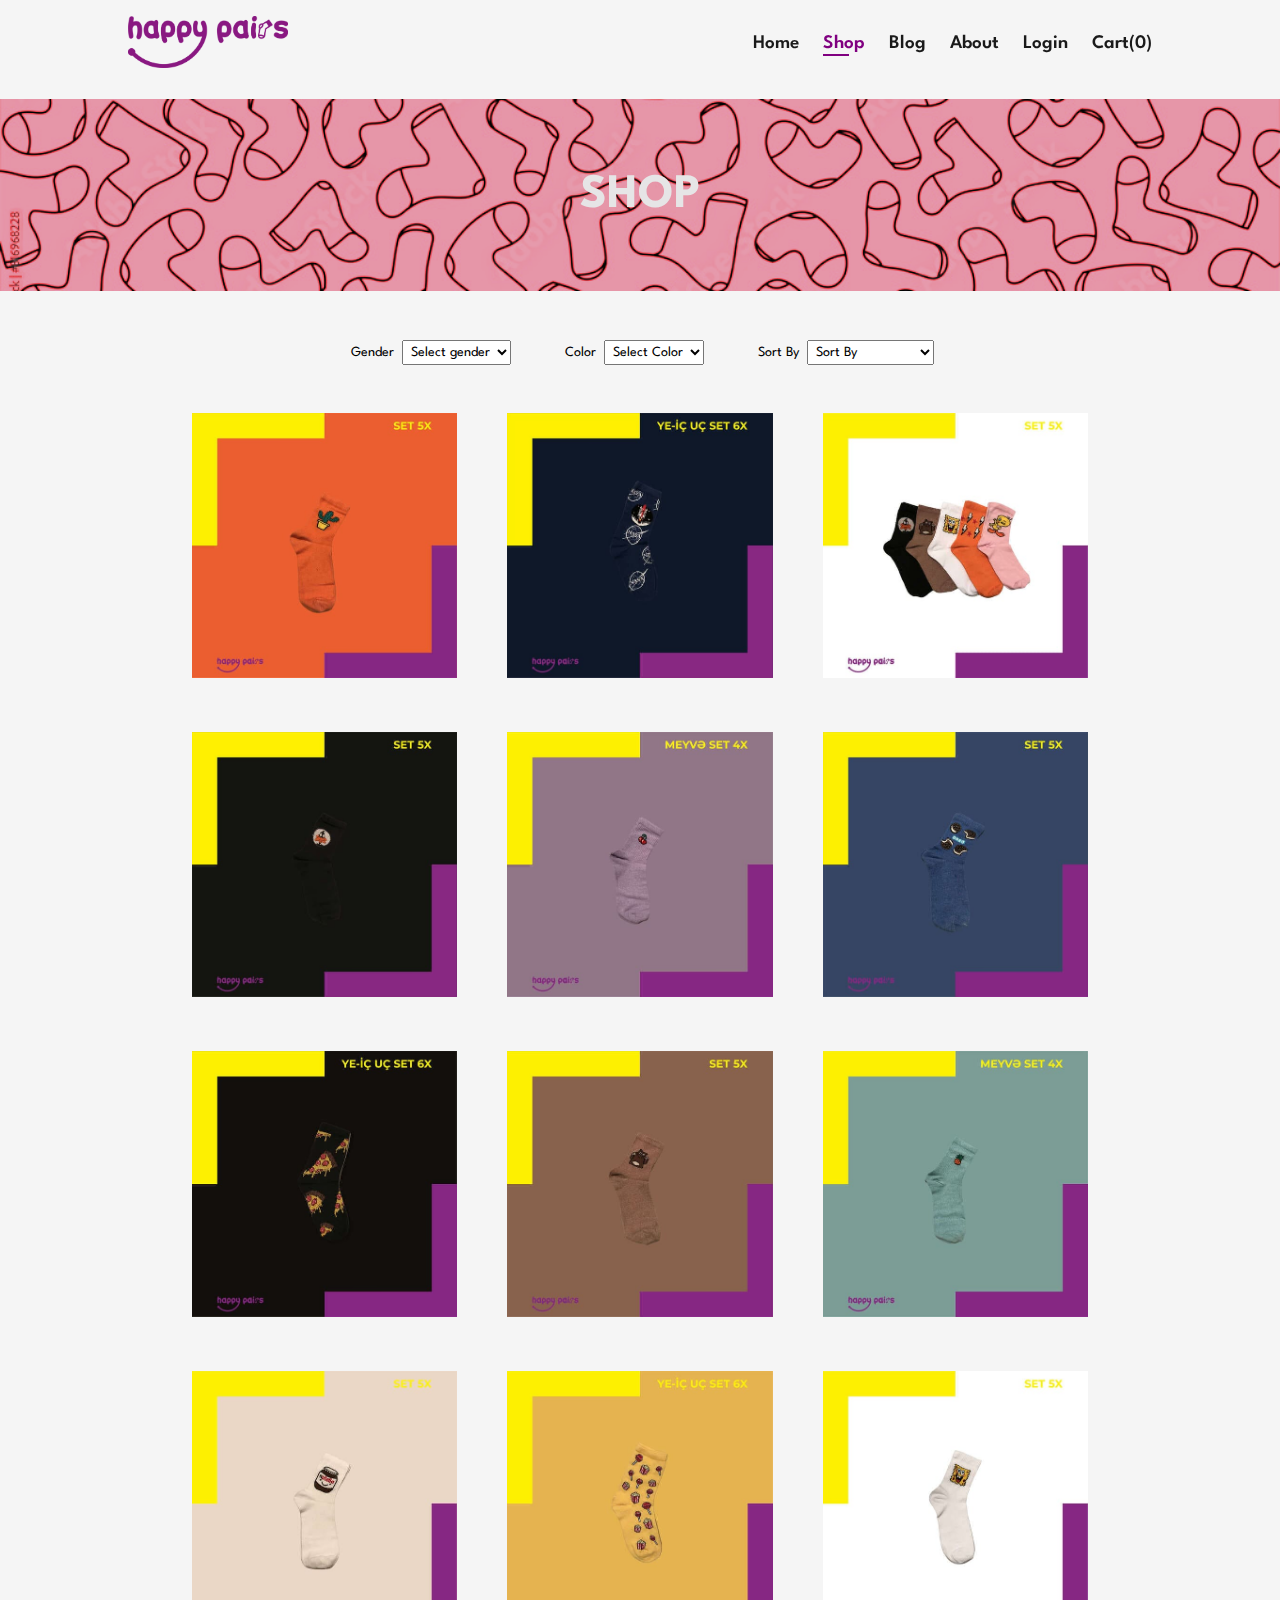
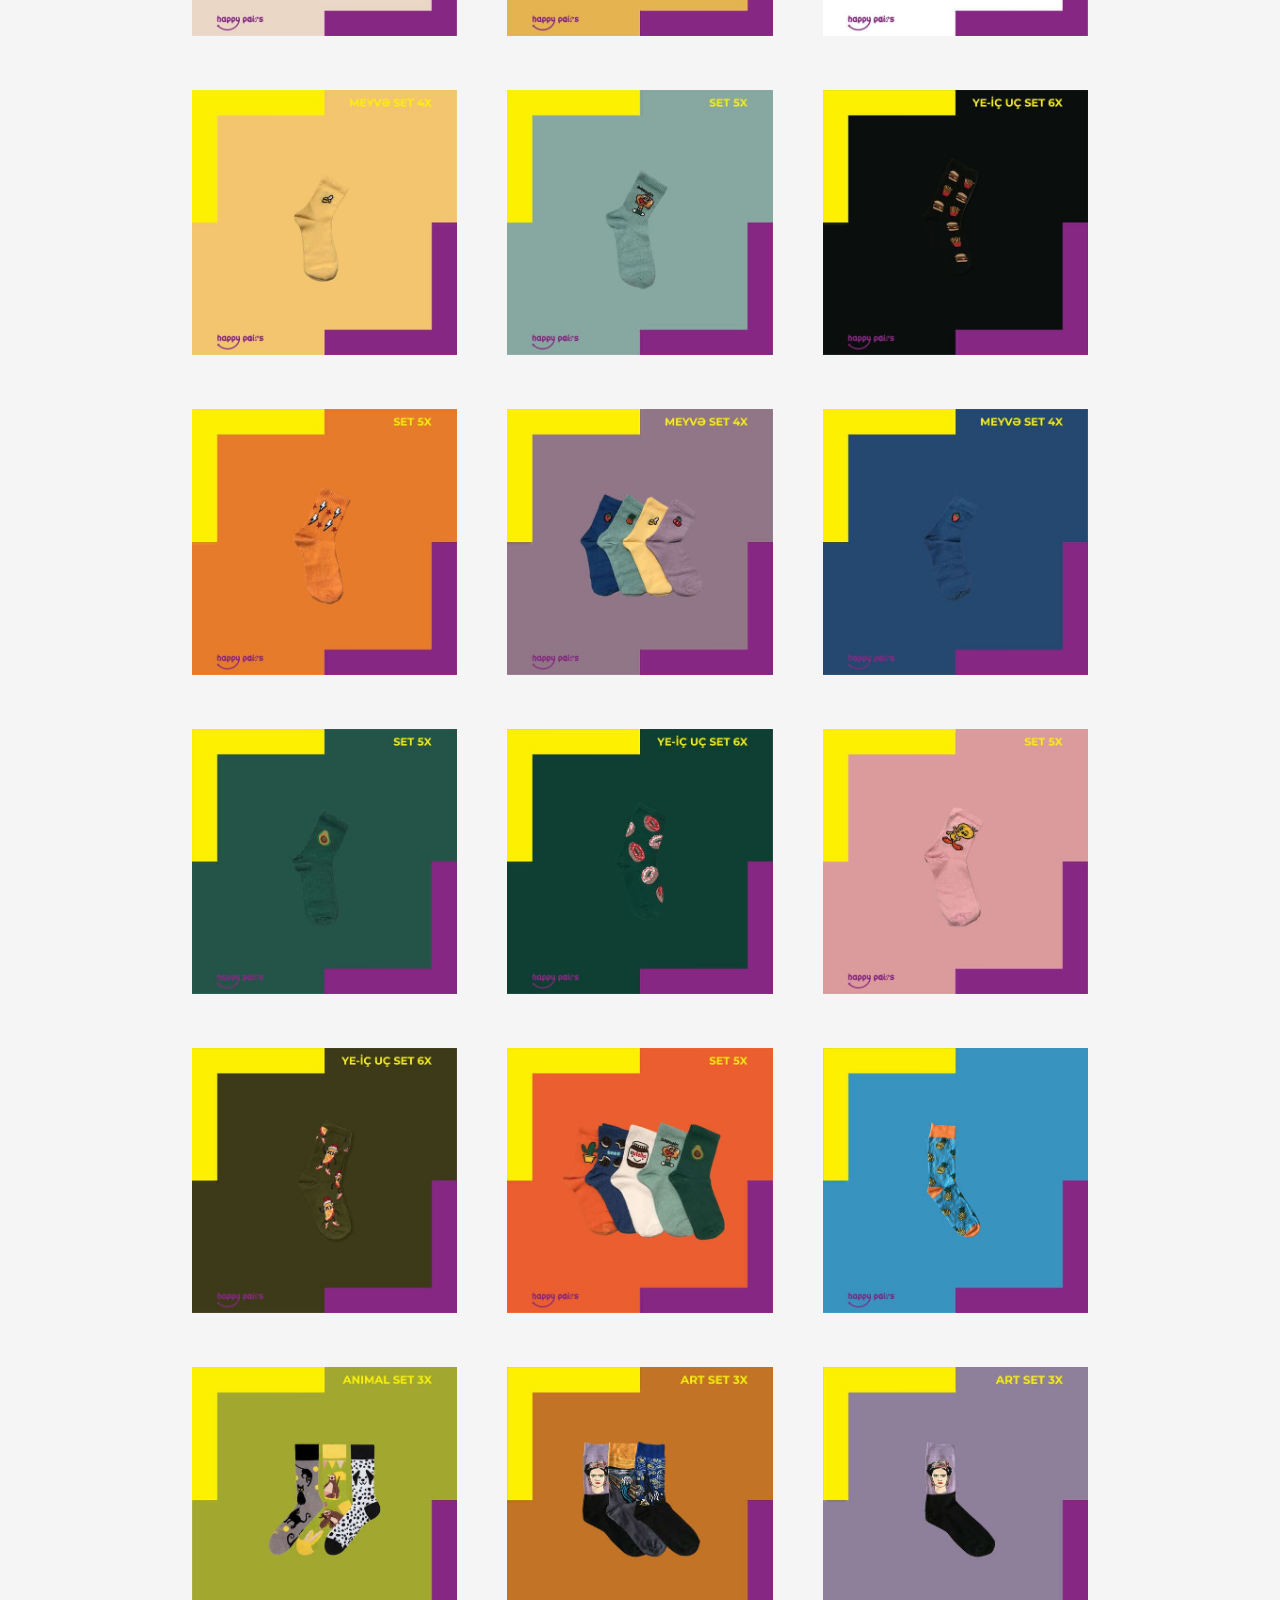
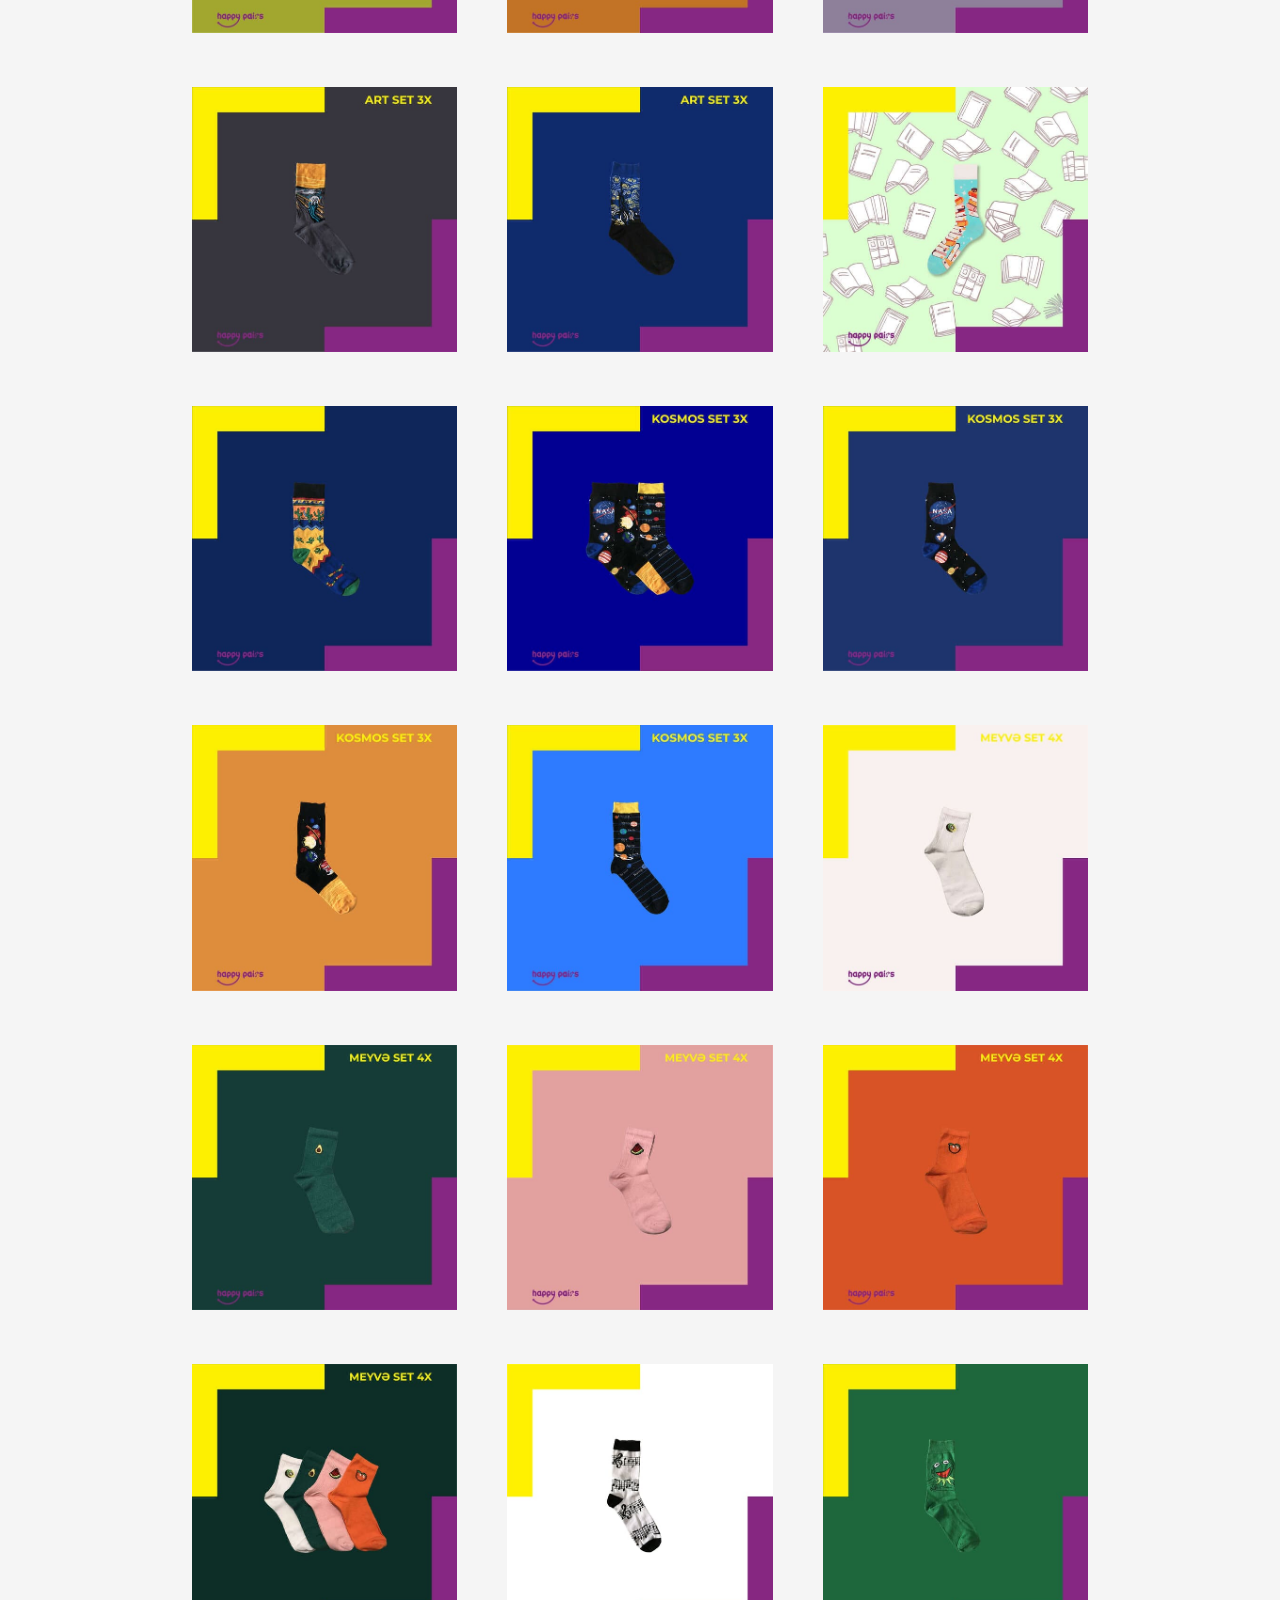
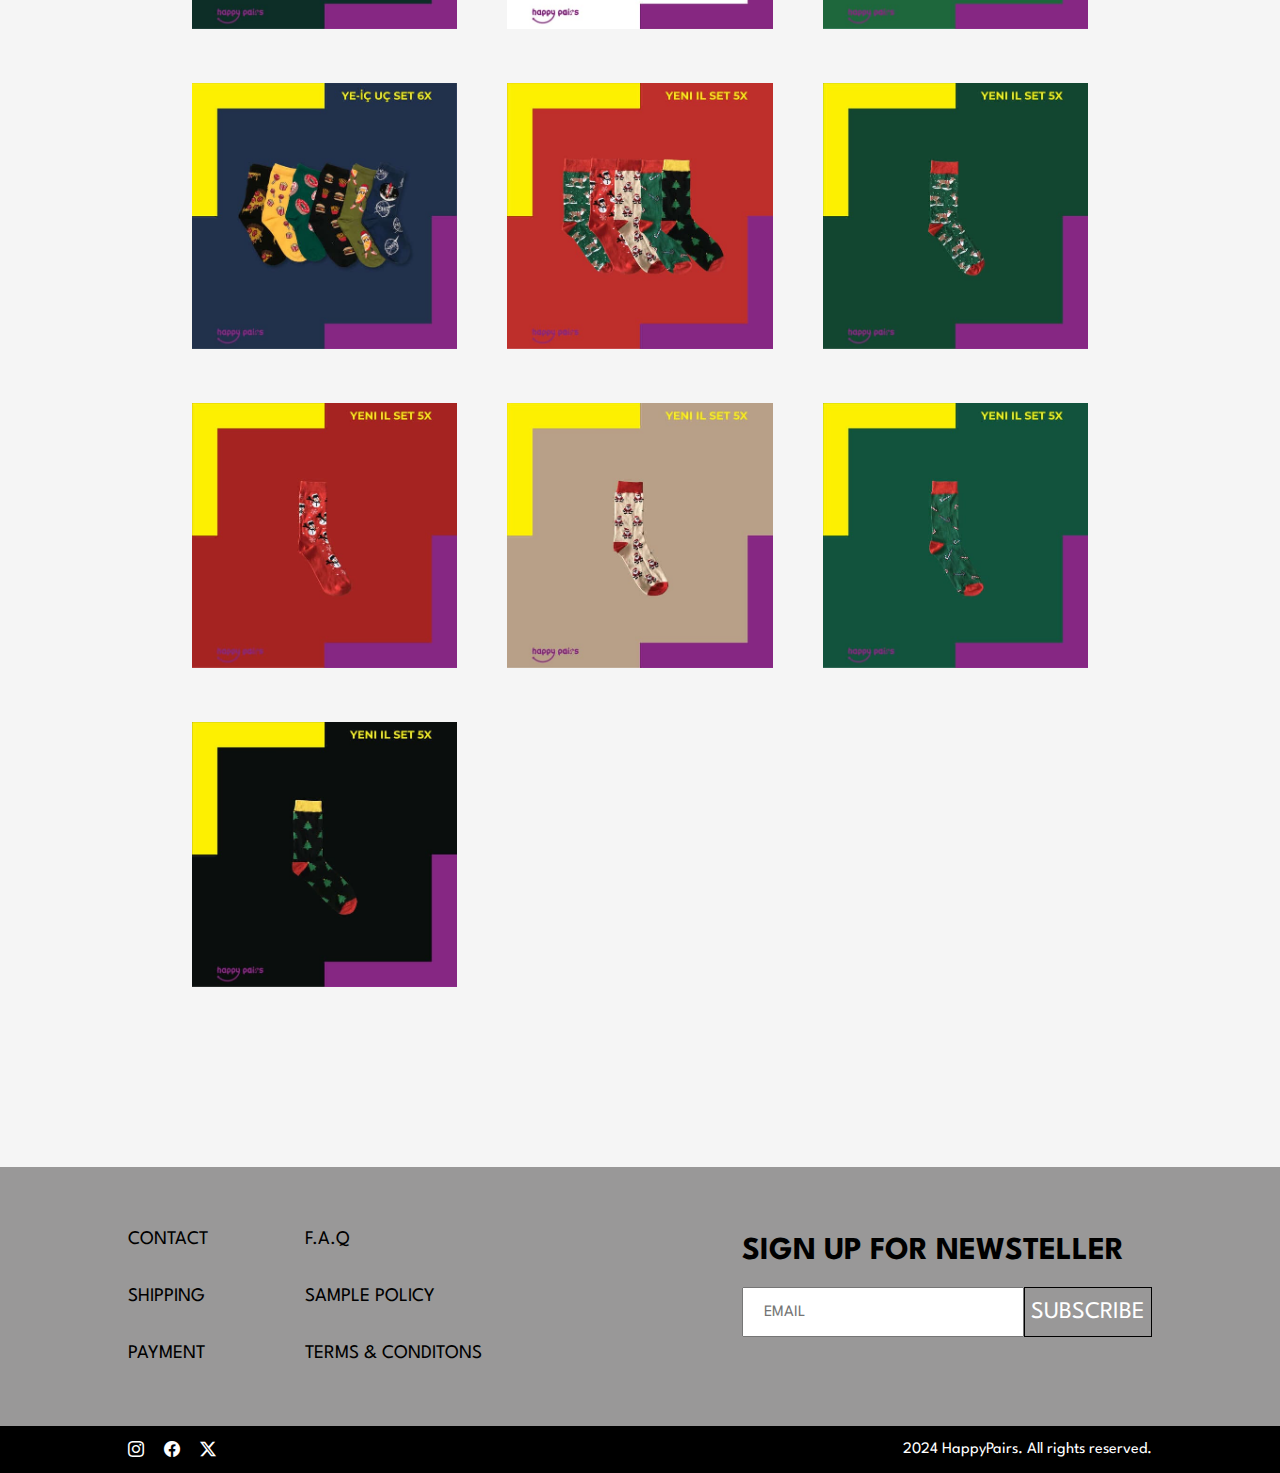
<file: shop/shop.html>
<!DOCTYPE html>
<html lang="en">
  <head>
    <meta charset="UTF-8" />
    <meta name="viewport" content="width=device-width, initial-scale=1.0" />
    <title>HappyPairs</title>
    <link href="https://fonts.cdnfonts.com/css/gaitera-ball" rel="stylesheet" />
    <link rel="preconnect" href="https://fonts.googleapis.com" />
    <link rel="preconnect" href="https://fonts.gstatic.com" crossorigin />
    <link
      href="https://fonts.googleapis.com/css2?family=League+Spartan:wght@100..900&display=swap"
      rel="stylesheet"
    />
    <link
      rel="stylesheet"
      href="https://cdn.jsdelivr.net/npm/bootstrap-icons@1.11.3/font/bootstrap-icons.min.css"
    />
    <link rel="stylesheet" href="../shared.css" />
    <link rel="stylesheet" href="shop.css" />
  </head>
  <body>
    <header class="main-header">
      <nav class="navbar">
        <a href="../index.html"
          ><img class="logo" src="../images/logo.png" alt=""
        /></a>
        <ul class="navbar-items">
          <li><a href="../index.html">Home</a></li>
          <li><a class="active" href="../shop/shop.html">Shop</a></li>
          <li><a href="../blog/blog.html">Blog</a></li>
          <li><a href="../about/about.html">About</a></li>
          <li><a href="../login/login.html">Login</a></li>
          <li>
            <a href="../cart/cart.html">Cart(<span id="cart-items">0</span>)</a>
          </li>
          <li id="close">x</li>
        </ul>
        <div class="navbar-mobile">
          <a href="../cart/cart.html"
            ><i class="bi bi-bag">
              <span id="mobile-cart-items">0</span>
            </i></a
          >
          <i class="bi bi-list menu-btn"></i>
        </div>
      </nav>
    </header>

    <section class="banner">
      <h1>SHOP</h1>
    </section>

    <main>
      <div class="filters">
        <!-- <h2 id="filter">Filter</h2> -->
        <div class="filters-content">
          <label for="gender"> Gender </label>
          <select name="gender" id="gender">
            <option disabled selected>Select gender</option>
            <option value="all">All</option>
            <option value="male">Male</option>
            <option value="female">Female</option>
            <option value="kid">Kids</option>
            <option value="unisex">Unisex</option>
          </select>
        </div>

        <div class="filters-content">
          <label for="color"> Color </label>
          <select name="color" id="color">
            <option disabled selected>Select Color</option>
            <option value="all">All</option>
            <option value="red">Red</option>
            <option value="blue">Blue</option>
            <option value="green">Green</option>
            <option value="black">Black</option>
            <option value="orange">Orange</option>
            <option value="white">White</option>
            <option value="pink">Pink</option>
            <option value="purple">Purple</option>
          </select>
        </div>

        <div class="filters-content">
          <label for="sort-by"> Sort By </label>
          <select name="sort-by" id="sort-by">
            <option disabled selected>Sort By</option>
            <option value="descending">Price Descending</option>
            <option value="ascending">Price Ascending</option>
          </select>
        </div>
      </div>

      <ul class="products"></ul>
    </main>

    <footer class="footer">
      <div class="footer-main">
        <ul class="footer-main__content">
          <li><a href="">CONTACT</a></li>
          <li><a href="">F.A.Q</a></li>
          <li><a href="">SHIPPING</a></li>
          <li><a href="">SAMPLE POLICY</a></li>
          <li><a href="">PAYMENT</a></li>
          <li><a href="">TERMS & CONDITONS</a></li>
        </ul>
        <form action="" class="footer-main__form">
          <h1>SIGN UP FOR NEWSTELLER</h1>
          <div class="newsteller">
            <input type="email" class="input" placeholder="EMAIL" />
            <button type="submit">SUBSCRIBE</button>
          </div>
        </form>
      </div>
      <div class="footer-second">
        <div class="footer-second__content">
          <a href=""><i class="bi bi-instagram"></i></a>
          <a href=""><i class="bi bi-facebook"></i></a>
          <a href=""><i class="bi bi-twitter-x"></i></a>
        </div>
        <p>2024 HappyPairs. All rights reserved.</p>
      </div>
    </footer>
    <script src="../script/app.js"></script>
    <script src="../single-product/single-product.js"></script>
    <script src="shop.js"></script>
  </body>
</html>
</file>
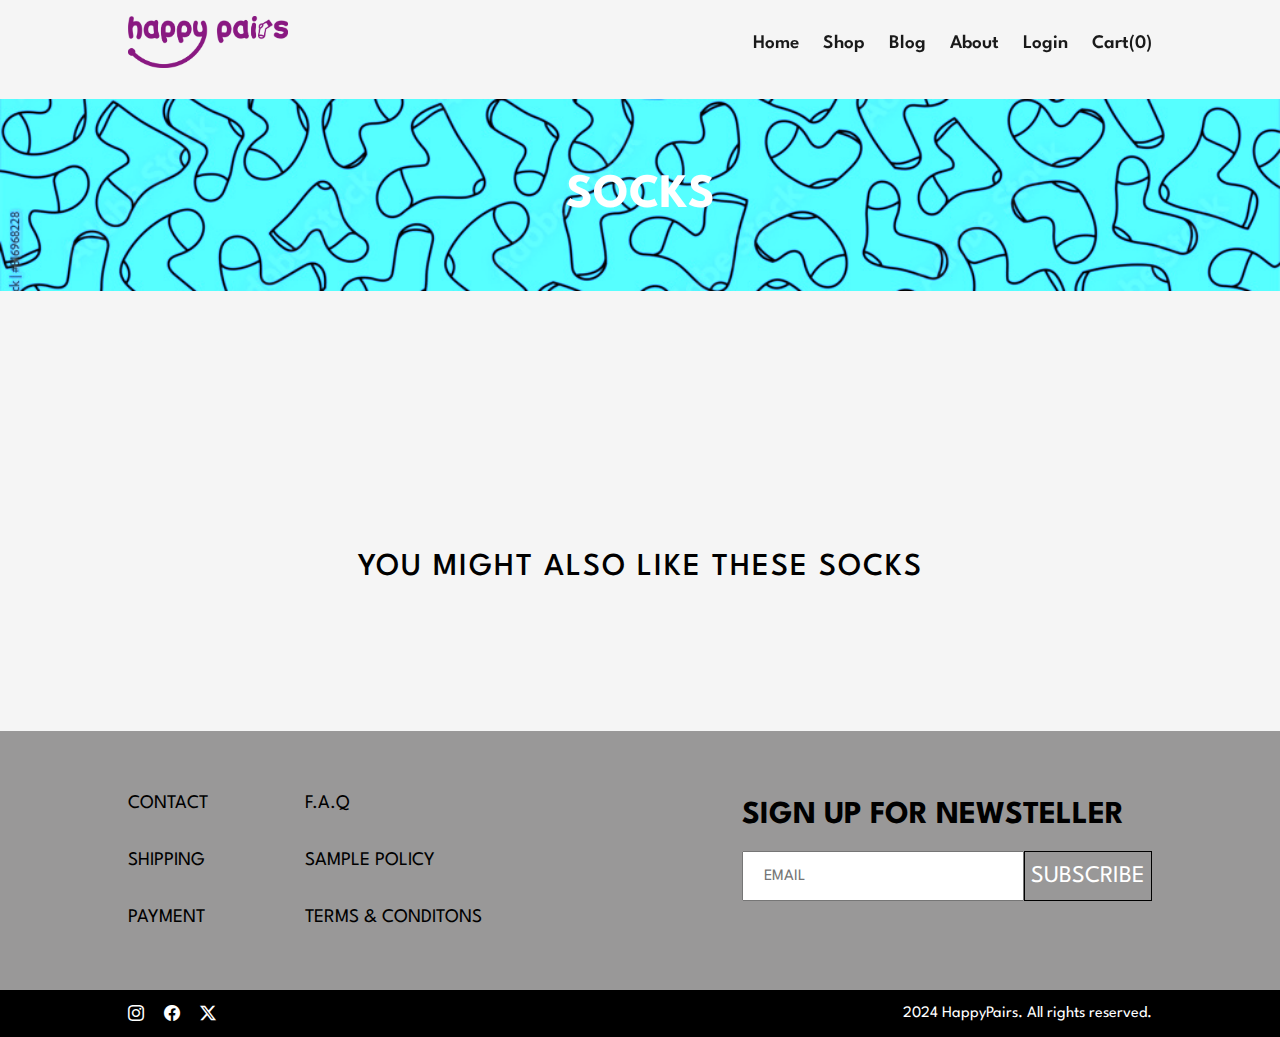
<file: single-product/product.html>
<!DOCTYPE html>
<html lang="en">
  <head>
    <meta charset="UTF-8" />
    <meta name="viewport" content="width=device-width, initial-scale=1.0" />
    <title>HappyPairs</title>
    <link href="https://fonts.cdnfonts.com/css/gaitera-ball" rel="stylesheet" />
    <link rel="preconnect" href="https://fonts.googleapis.com" />
    <link rel="preconnect" href="https://fonts.gstatic.com" crossorigin />
    <link
      href="https://fonts.googleapis.com/css2?family=League+Spartan:wght@100..900&display=swap"
      rel="stylesheet"
    />
    <link
      rel="stylesheet"
      href="https://cdn.jsdelivr.net/npm/bootstrap-icons@1.11.3/font/bootstrap-icons.min.css"
    />
    <link rel="stylesheet" href="../shared.css" />
    <link rel="stylesheet" href="product.css" />

    <script src="../script/app.js" defer></script>
    <script src="single-product.js" defer></script>
  </head>
  <body>
    <header class="main-header">
      <nav class="navbar">
        <a href="../index.html"
          ><img class="logo" src="../images/logo.png" alt=""
        /></a>
        <ul class="navbar-items">
          <li><a href="../index.html">Home</a></li>
          <li><a href="../shop/shop.html">Shop</a></li>
          <li><a href="../blog/blog.html">Blog</a></li>
          <li><a href="../about/about.html">About</a></li>
          <li><a href="../login/login.html">Login</a></li>
          <li>
            <a href="../cart/cart.html">Cart(<span id="cart-items">0</span>)</a>
          </li>
          <li id="close">x</li>
        </ul>
        <div class="navbar-mobile">
          <a href="../cart/cart.html"
            ><i class="bi bi-bag">
              <span id="mobile-cart-items">0</span>
            </i></a
          >
          <i class="bi bi-list menu-btn"></i>
        </div>
      </nav>
    </header>

    <section class="banner">
      <h1>SOCKS</h1>
    </section>

    <div class="alert-modal">
      <h1>Successfully added to cart</h1>
      <button>OK</button>
    </div>

    <main class="product-details"></main>

    <section class="featured-products">
      <h1>You might also like these socks</h1>
    </section>

    <footer class="footer">
      <div class="footer-main">
        <ul class="footer-main__content">
          <li><a href="">CONTACT</a></li>
          <li><a href="">F.A.Q</a></li>
          <li><a href="">SHIPPING</a></li>
          <li><a href="">SAMPLE POLICY</a></li>
          <li><a href="">PAYMENT</a></li>
          <li><a href="">TERMS & CONDITONS</a></li>
        </ul>
        <form action="" class="footer-main__form">
          <h1>SIGN UP FOR NEWSTELLER</h1>
          <div class="newsteller">
            <input type="email" class="input" placeholder="EMAIL" />
            <button type="submit">SUBSCRIBE</button>
          </div>
        </form>
      </div>
      <div class="footer-second">
        <div class="footer-second__content">
          <a href=""><i class="bi bi-instagram"></i></a>
          <a href=""><i class="bi bi-facebook"></i></a>
          <a href=""><i class="bi bi-twitter-x"></i></a>
        </div>
        <p>2024 HappyPairs. All rights reserved.</p>
      </div>
    </footer>
  </body>
</html>
</file>
<file: shared.css>
* {
  box-sizing: border-box;
  font-family: 'League Spartan', sans-serif;
}

body {
  margin: 0;
  background-color: #f5f5f5;
}

.main-header {
  position: fixed;
  top: 0;
  left: 0;
  width: 100%;
  z-index: 10;
  padding: 1rem 8rem;
}

.background-color {
  /* background-color: #fde401; */
  background-color: #fbc216;
  box-shadow: 0 5px 15px rgba(0, 0, 0, 0.06);
  opacity: 97%;
}

.navbar {
  display: flex;
  align-items: center;
  justify-content: space-between;
}

.navbar-mobile {
  display: none;
  align-items: center;
}

#close {
  display: none;
}

.navbar a {
  display: inline-block;
}

.logo {
  width: 10rem;
}

.navbar-items {
  display: flex;
  align-items: center;
  justify-content: center;
}

.navbar-items li {
  list-style: none;
  padding-right: 1.5rem;
  position: relative;
}

.navbar-items li:nth-child(6) {
  padding-right: 0;
}

.navbar-items li a {
  text-decoration: none;
  font-size: 1.2rem;
  color: #1a1a1a;
  font-weight: 600;
  transition: 0.3s ease;
}

.navbar-items li a:hover,
.navbar-items li a.active {
  color: purple;
}

.navbar-items li a.active::after,
.navbar-items li a:hover::after {
  content: '';
  width: 40%;
  height: 2px;
  background: purple;
  position: absolute;
  bottom: -4px;
  left: 0px;
}

.banner {
  padding-top: 4.2rem;
}

.banner h1 {
  background-image: url(images/socks-pattern.jpg);
  background-repeat: no-repeat;
  background-position: center;
  background-size: cover;
  width: 100%;
  display: flex;
  justify-content: center;
  align-items: center;
  height: 12rem;
  font-size: 3rem;
  color: white;
}

.footer {
  padding-top: 8rem;
  display: flex;
  flex-direction: column;
}

.footer-main {
  display: flex;
  flex-wrap: wrap;
  background-color: #999898;
  justify-content: space-between;
  padding: 3rem 8rem;
}

.footer-main__content {
  padding: 0;
  display: grid;
  grid-template-columns: repeat(2, 1fr);
  row-gap: 2.5rem;
}

.footer-main__content li {
  list-style: none;
}

.footer-main__content li a {
  text-decoration: none;
  color: black;
  font-size: 1.2rem;
}

.footer-main__form {
  display: flex;
  flex-direction: column;
  width: 40%;
}

.footer-main__form input {
  height: 3.125rem;
  padding: 0 1.25rem;
  font-size: 16px;
  width: 100%;
  border: 1x solid transparent;
  outline: none;
  border-radius: none;
}

.footer-main__form div {
  display: flex;
}

.footer-main__form button {
  background-color: transparent;
  border: 1px solid black;
  font-size: 1.5rem;
  line-height: 1.5rem;
  cursor: pointer;
  color: white;
}

.footer-main__form button:hover {
  background-color: white;
  color: black;
  transition: 0.3s ease;
}

.footer-second {
  display: flex;
  justify-content: space-between;
  align-content: center;
  background-color: black;
  padding: 0 8rem;
}

.footer-second__content {
  align-self: center;
}

.footer-second p {
  color: white;
}

.bi {
  color: white;
  padding-right: 1rem;
}

@media (max-width: 1200px) {
  .main-header {
    padding: 1rem 3rem;
  }
  .footer-main {
    flex-direction: column;
    padding: 3rem;
  }

  .footer-second {
    padding: 0 3rem;
  }

  .footer-main__form {
    width: 60%;
  }
}

@media (max-width: 768px) {
  .logo {
    width: 8rem;
  }

  .navbar-items {
    flex-direction: column;
    align-items: flex-start;
    justify-content: flex-start;
    position: fixed;
    z-index: 51;
    top: 0;
    right: -300px;
    height: 100vh;
    width: 300px;
    background-color: #f5f5f5;
    box-shadow: 0 40px 60px rgba(0, 0, 0, 0.1);
    padding: 80px 0 0 30px;
    opacity: 97%;
    transition: 0.3s ease;
  }

  .navbar-items.active {
    right: 0px;
  }

  .navbar-items li {
    margin-bottom: 25px;
  }

  .navbar-mobile {
    display: flex;
  }

  .navbar-mobile i {
    color: purple;
    font-size: 24px;
    padding: 0;
    margin-left: 20px;
    position: relative;
    cursor: pointer;
  }

  #mobile-cart-items {
    position: absolute;
    top: 10px;
    right: -10px;
    background-color: purple;
    color: white;
    border-radius: 50%;
    padding: 2px 6px;
    font-size: 12px;
    font-weight: bold;
  }

  #close,
  #close-btn {
    position: absolute;
    top: 30px;
    left: 30px;
    color: black;
    font-size: 24px;
    display: block;
    cursor: pointer;
    z-index: 10000000;
  }

  .footer {
    padding-top: 2rem;
  }

  .footer-main__content {
    row-gap: 1rem;
  }

  .footer-main__content li a {
    font-size: 1rem;
  }

  .footer-main__form {
    width: 20rem;
  }

  .footer-main__form h1 {
    font-size: 1.4rem;
    font-weight: 600;
  }

  .footer-main__form input {
    height: 2rem;
  }

  .footer-main__form button {
    font-size: 1rem;
  }
}

@media (max-width: 480px) {
  .footer-main__form {
    margin: auto;
    text-align: center;
    width: 95%;
  }
  .newsteller {
    display: flex;
    flex-direction: column;
  }

  .newsteller input {
    margin-bottom: 1rem;
  }

  .footer-second {
    flex-direction: column;
    align-items: center;
    justify-content: center;
    padding: 2rem;
  }

  .footer-second p {
    margin-bottom: 0;
  }
}
</file>
<file: main.css>
.hero {
  background-image: url(images/hero-img.jpg);
  height: 60vw;
  width: 100%;
  background-size: cover;
  background-position: center 40%;
}

.shopping-categories {
  padding-top: 8rem;
  width: 70%;
  margin: auto;
  display: grid;
  grid-template-columns: 1fr 1fr;
  grid-template-rows: 15rem 20rem 15rem 15rem 20rem 15rem 15rem 20rem;
  grid-template-areas:
    'men-img wmn-ct'
    'men-img wmn-img'
    'men-ct wmn-img'
    'kids-img new-ct'
    'kids-img new-img'
    'kids-ct new-img'
    'sale blog-ct'
    'sale blog-img'
    'sale-ct blog-img';
}

.shopping-categories img {
  display: inline-block;
  width: 100%;
  height: 35rem;
  object-fit: cover;
}

.shopping-categories__content {
  display: flex;
  flex-direction: column;
  justify-content: center;
  align-items: center;
  height: 15rem;
  text-align: center;
  font-size: 2rem;
  padding: 2rem 0;
  text-transform: uppercase;
  color: rgb(241, 227, 227);
}

.shopping-categories__content h2 {
  margin-top: 0;
}

.shopping-categories button {
  background-color: transparent;
  border: 2px solid rgb(241, 227, 227);
  font-size: 2rem;
  font-weight: 400;
  color: rgb(241, 227, 227);
  padding: 15px 20px;
}

.shopping-categories button:hover {
  cursor: pointer;
  background-color: rgb(241, 227, 227);
  color: black;
  transition: 0.3s ease;
}

.men-img {
  grid-area: men-img;
}

.men-content {
  grid-area: men-ct;
  background-color: rgb(70, 81, 241);
}

.women-img {
  grid-area: wmn-img;
}

.women-content {
  grid-area: wmn-ct;
  background-color: rgb(238, 63, 115);
}

.kids-img {
  grid-area: kids-img;
}

.kids-content {
  grid-area: kids-ct;
  background-color: purple;
}

.new-collection-image {
  grid-area: new-img;
}

.new-collection-content {
  background-color: #fbc216;
}

.sale {
  width: 100%;
  height: 35rem;
  border: 20px solid #fde401;
  text-align: center;
  grid-area: sale;
  display: flex;
  flex-direction: column;
  justify-content: space-evenly;
}

.sale p {
  margin: 0;
  font-size: 6rem;
  font-weight: 600;
  color: rgb(201, 35, 35);
}

.sale-content {
  background: rgb(201, 35, 35);
  grid-area: sale-ct;
}

.blog-content {
  background: rgb(20, 177, 20);
  grid-area: blog-ct;
}

@media (max-width: 1200px) {
  .shopping-categories {
    width: 90%;
    padding-top: 4rem;
  }
}

@media (max-width: 600px) {
  .hero {
    height: 100vw;
  }

  .shopping-categories {
    display: flex;
    flex-direction: column;
    width: 100%;
    padding-top: 0;
  }
}
</file>
<file: blog/blog.css>
.banner {
  filter: hue-rotate(300deg);
}

.blog {
  display: flex;
  flex-direction: column;
  width: 70%;
  justify-content: center;
  margin: auto;
}

.blog-content {
  display: flex;
  align-items: center;
  padding-top: 6rem;
}

.blog-content__img {
  width: 50%;
  margin-right: 3rem;
  box-shadow: 2px 4px 8px rgba(0, 0, 0, 0.06);
}

.blog-content__img img {
  width: 100%;
  height: 22rem;
  object-fit: cover;
}

.blog-content__details {
  width: 50%;
}

.blog-content__details h2 {
  font-size: 1.5rem;
  font-weight: 500;
  text-transform: uppercase;
}

.blog-content__details p {
  font-size: 1.2rem;
  line-height: 20px;
}

.blog-content__details a {
  text-decoration: none;
  font-size: 18px;
  color: black;
  font-weight: 400;
  transition: 0.3s ease;
}

.blog-content__details a:hover {
  color: orange;
}

@media (max-width: 768px) {
  .blog {
    width: 80%;
  }
}

@media (max-width: 480px) {
  .blog-content {
    flex-direction: column;
    align-items: flex-start;
  }

  .blog-content__img {
    margin-right: 0;
    margin-bottom: 30px;
    width: 100%;
  }

  .blog-content__details {
    width: 100%;
  }
}
</file>
<file: cart/cart.css>
.cart-table {
  margin: 6rem auto;
  width: 70%;
}

table {
  width: 100%;
  border-collapse: collapse;
}

.cart-table__product--info {
  display: flex;
  flex-wrap: wrap;
}

thead {
  text-align: left;
  padding: 5px;
  color: white;
  background-color: purple;
}

td {
  padding: 10px 5px;
}

td:first-child {
  width: 43%;
}
td:nth-of-type(2) {
  width: 22%;
}

td:last-child {
  text-align: right;
}

td input {
  width: 2.5rem;
  height: 1.8rem;
  padding: 5px;
}

td select {
  width: 4.5rem;
  height: 1.8rem;
  padding: 5px;
}

.cart-table__product--info img {
  width: 6rem;
  height: 6rem;
  margin-right: 10px;
}

.cart-table__product--info h2 {
  margin: 5px 0 15px 0;
  font-size: 1.2rem;
  font-weight: 400;
}

.cart-table__product--info p {
  margin: 15px 0;
  font-size: 1rem;
}

.cart-table__product--info a {
  text-decoration: none;
  color: purple;
  font-size: 12px;
  cursor: pointer;
}

.checkout-btn {
  text-align: right;
  margin-top: 20px;
  display: none;
}

.checkout-btn h2 {
  font-weight: 500;
}

.checkout-btn h2 span {
  color: purple;
}

#checkout-btn {
  font-size: 1.5rem;
  padding: 8px 12px;
  background-color: purple;
  color: white;
  border: none;
  cursor: pointer;
  box-shadow: 0 5px 15px rgba(0, 0, 0, 0.06);
  transition: 0.3 ease;
}

#checkout-btn:hover {
  background-color: rgb(155, 15, 155);
}

@media (max-width: 768px) {
  .cart-table {
    width: 90%;
  }

  #checkout-btn {
    font-size: 16px;
  }

  .checkout-btn h2 {
    font-size: 20px;
  }
}

@media (max-width: 480px) {
  .cart-table {
    width: 95%;
  }
  .cart-table__product--info img {
    width: 4rem;
    height: 4rem;
  }

  .cart-table__product--info h2 {
    display: none;
  }

  .cart-table__product--info p {
    font-size: 14px;
    margin-bottom: 5px;
  }
}
</file>
<file: checkout/checkout.css>
.banner {
  filter: hue-rotate(180deg) brightness(0.5) contrast(1.2);
}

#checkout-details {
  display: flex;
  width: 90%;
  margin: auto;
  justify-content: center;
  padding-top: 3rem;
}

.checkout-info {
  margin: auto;
}

#checkout-details h1 {
  font-size: 1.8rem;
  font-weight: 600;
  text-transform: uppercase;
  text-align: center;
  margin-top: 0;
}

.checkout-info__billing {
  display: grid;
  grid-template-columns: repeat(2, 1fr);
  grid-column-gap: 32px;
  width: 35rem;
  padding-bottom: 4rem;
}

.checkout-info__payment {
  display: grid;
  grid-template-columns: repeat(2, 1fr);
  width: 70%;
  grid-column-gap: 32px;
  margin: auto;
}

.checkout-info__billing div,
.checkout-info__payment div {
  display: flex;
  flex-direction: column;
}

.checkout-info label {
  padding: 16px 0 6px;
}

.checkout-info input,
.checkout-info select {
  font-size: 16px;
  padding: 6px 0;
}

.checkout-info #address {
  margin-bottom: 10px;
}

.full-row {
  grid-column-start: 1;
  grid-column-end: 3;
}

.your-cart {
  display: flex;
  flex-direction: column;
  width: 22rem;
  margin-left: auto;
  border: 2px solid purple;
  border-right: none;
  border-top: none;
  height: fit-content;
  padding-left: 20px;
}

.your-cart__product {
  display: flex;
  justify-content: space-between;
  padding-bottom: 20px;
  align-items: center;
}

.your-cart__product h2 {
  font-size: 1.2rem;
  font-weight: 500;
  margin: 0;
}

.your-cart__product img {
  width: 70px;
}

.your-cart__product p {
  padding: 0;
  font-size: 1.1rem;
  margin: 0;
}

.total {
  font-weight: 600;
}

#pay {
  justify-content: space-between;
  align-items: center;
  grid-column-start: 1;
  grid-column-end: 3;
  flex-direction: row;
  padding-top: 16px;
}
.return-to-cart a {
  text-decoration: none;
  cursor: pointer;
}

.pay-btn {
  font-size: 1rem;
  padding: 8px 20px;
  background-color: purple;
  color: white;
  border: none;
  cursor: pointer;
  box-shadow: 0 5px 15px rgba(0, 0, 0, 0.06);
  transition: 0.3 ease;
}

.pay-btn:hover {
  background-color: rgb(155, 15, 155);
}

@media (max-width: 1200px) {
  .your-cart {
    display: none;
  }
}

@media (max-width: 768px) {
  .checkout-info__billing {
    width: 80%;
  }

  .checkout-info__payment {
    justify-content: center;
  }
}

@media (max-width: 480px) {
  .checkout-info__billing {
    display: flex;
    flex-direction: column;
    margin: auto;
    width: 22rem;
  }

  .checkout-info__payment {
    display: flex;
    flex-direction: column;
    width: 18rem;
  }
}
</file>
<file: login/login.css>
.banner {
  filter: grayscale(40%);
}

.main-forms {
  display: flex;
  width: 90%;
  flex-wrap: wrap;
  justify-content: center;
  align-items: flex-start;
  margin: auto;
  gap: 10rem;
  position: relative;
}

.form-sign-in::after{
    content: '';
    position: absolute;
    top: 0;
    left: 50%;
    transform: translateX(-50%);
    width: 1px;
    height: 100%;
    background-color: #fde401;
}


.forms {
  display: flex;
  flex-direction: column;
  width: 20%;
  gap: 2rem;
  text-align: center;
}


.forms input {
  height: 2.5rem;
  padding: 0 1.25rem;
  font-size: 16px;
  width: 100%;
  border: 1x solid transparent;
  outline: none;
}

.forms button {
  background-color: white;
  font-size: 1.5rem;
  height: 3.125rem;
  cursor: pointer;
  color: rgb(0, 0, 0);
  border: 1px solid black;
  width: fit-content;
  padding: 0 15px;
  margin: auto;
}

.forms button:hover {
    transition: 0.2s ease;
    background-color: black;
    color: white;
}

.terms {
    display: flex;
    align-items: center;
    justify-content: flex-start;
}
.terms input[type="checkbox"] {
    margin-right: 10px;
    height: auto;
    width: auto;
}

@media (max-width: 1200px) {
  .forms {
    width: 30%;
  }
}

@media (max-width: 768px) {
  .main-forms {
    flex-direction: column;
    align-items: center;
  }

  .forms {
    width: 20rem;
    gap: 1.5rem;
  }

  .form-sign-in::after{
    top: 45%;
    width: 100%;
    height: 1px;
}
}
</file>
<file: shop/shop.css>
.banner {
  filter: hue-rotate(-90deg) saturate(150%) brightness(90%);
}

.filters {
  display: flex;
  flex-wrap: wrap;
  gap: 50px;
  align-items: center;
  justify-content: center;
  padding-top: 1rem;
}


.filters label,
.filters select {
  font-size: 14px;
  padding: 4px;
}

.products {
  display: grid;
  width: 70%;
  margin: auto;
  grid-template-columns: repeat(3, 1fr);
  grid-gap: 50px;
  padding: 3rem 0;
}

.products-info {
  position: relative;
  list-style: none;
  width: 100%;
}

.products-info img {
  width: 100%;
}

.products-info__backdrop {
  background-color: #d84126;
  position: absolute;
  top: 0;
  left: 0;
  width: 100%;
  height: 100%;
  opacity: 85%;
  z-index: 2;
  display: none;
  flex-direction: column;
  justify-content: space-between;
  align-items: center;
  padding: 4rem 1rem;
  color: white;
  cursor: pointer;
}

.products-info__backdrop.active {
  display: flex;
}

.products-info__backdrop h1 {
  font-size: 2rem;
  margin: 0;
}

.products-info__backdrop p {
  font-size: 1.8rem;
  margin: 0;
}

.products-info__backdrop button {
  padding: 8px 12px;
  font-size: 1.2rem;
  background-color: transparent;
  border: 2px solid white;
  cursor: pointer;
  color: white;
  transition: 0.3s ease;
  z-index: 3;
}

.products-info__backdrop button:hover {
  background-color: white;
  color: black;
}

@media (max-width: 1200px) {
  .products-info__backdrop {
    padding: 2rem 1rem;
    
  }
  .products-info__backdrop h1 {
    font-size: 1.6rem;
    margin: 0;
  }
  
  .products-info__backdrop p {
    font-size: 1.2rem;
  }
  
  .products-info__backdrop button {
    font-size: 1.1rem;
    
  }
}

@media(max-width: 900px) {
  .products-info__backdrop {
    padding: 1.5rem 1rem;
    
  }
  .products-info__backdrop h1 {
    font-size: 1.4rem;
    margin: 0;
  }
  
  .products-info__backdrop p {
    font-size: 1.1rem;
  }
}

@media (max-width: 768px) {
  .filters {
    flex-direction: column;
    align-items: center;
    gap: 10px;
  }

  .filters-content {
    width: 50%;
    display: flex;
    justify-content: space-between;
  }

  .filters-content select {
    width: 11rem;
  }

  .products {
    width: 90%;
    gap: 30px;
  }

  .products-info__backdrop h1 {
    font-size: 20px;
    font-weight: 500;
  }
  
  .products-info__backdrop p {
    font-size: 16px;
  }
  
  .products-info__backdrop button {
    padding: 4px 6px;
    font-size: 14px;
    border: 1px solid white;
  }
}

@media (max-width: 480px) {
  .filters-content {
    width: 60%;
  }

  .products {
    width: calc(100% - 40px);
    grid-template-columns: repeat(2, 1fr);
    grid-gap: 20px;
    padding: 2rem 0;
  }
}
</file>
<file: single-product/product.css>
.banner {
  filter: hue-rotate(120deg);
}

.alert-modal {
  position: fixed;
  top: -50px;
  left: 50%;
  transform: translateX(-50%) translateY(-20px);
  z-index: 50;
  background-color: purple;
  color: #fde401;
  box-shadow: 0 40px 80px rgba(0, 0, 0, 0.06);
  border-radius: 10px;
  padding: 2rem;
  display: flex;
  flex-direction: column;
  justify-content: center;
  align-items: flex-end;
  opacity: 0;
  transition: all 0.5s ease;
}

.alert-modal.active {
  top: 50px;
  opacity: 1;
  transform: translateX(-50%) translateY(0);
}

.alert-modal h1 {
  font-size: 1.5rem;
  font-weight: 400;
  margin-top: 0;
}

.alert-modal button {
  background-color: transparent;
  border: 1px solid #fde401;
  border-radius: 3px;
  padding: 4px 8px;
  cursor: pointer;
  color: #fde401;
}

.product-details {
  display: flex;
  margin: 7rem 3rem auto 3rem;
  align-items: flex-start;
  justify-content: center;
}

.product-details__img {
  width: 30%;
  margin-right: 2rem;
}

.main-img {
  width: 80%;
}

.small-img-group {
  display: flex;
  justify-content: space-between;
  width: 80%;
}

.small-img {
  flex-basis: 32.5%;
  cursor: pointer;
}

.product-details__content {
  width: 30%;
}

.product-details__content h2 {
  font-size: 1.8rem;
  margin-top: 0;
}

.product-details__content h1 {
  color: red;
  font-size: 2rem;
}

.product-details__content {
  font-size: 1rem;
  line-height: 30px;
}

.product-features {
  display: flex;
  padding: 1rem 0;
  justify-content: space-between;
  width: 50%;
  flex-wrap: wrap;
}

#product-material h3,
#product-material p {
  margin: 0;
  font-weight: 400;
}

#product-material h3,
#product-size label {
  font-size: 1.2rem;
  font-weight: 400;
}

#product-size select {
  font-size: 1.2rem;
  outline: none;
  padding: 4px 6px;
  border-radius: 2px;
  cursor: pointer;
  background-color: #f5f5f5;
}

#product-size select option {
  padding: 4px 0;
}

#product-quantity h3 {
  margin: 0;
  font-size: 1.2rem;
  font-weight: 400;
}

#quantity-change {
  display: flex;
  gap: 10px;
}

#quantity-change h3 {
  font-size: 1.2rem;
}

#quantity-change i {
  font-size: 1.2rem;
  cursor: pointer;
  color: black;
  padding: 0;
}

#add-to-cart-btn {
  font-size: 1.8rem;
  padding: 8px 12px;
  background-color: purple;
  color: white;
  border: none;
  cursor: pointer;
  box-shadow: 0 5px 15px rgba(0, 0, 0, 0.06);
}

#add-to-cart-btn:hover {
  transition: 0.3 ease;
  background-color: rgb(155, 15, 155);
}

.featured-products {
  padding: 8rem 8rem 0;
  text-align: center;
}

.featured-products h1 {
  font-size: 2rem;
  font-weight: 500;
  letter-spacing: 2px;
  text-transform: uppercase;
}

.featured-products__img {
  display: flex;
  justify-content: center;
  gap: 30px;
  padding-top: 2rem;
}

.featured-products__img img {
  width: 20%;
}

@media (max-width: 1200px) {
  .product-details__img {
    width: 50%;
  }
  .product-details__content {
    width: 40%;
  }

  .featured-products__img img {
    width: 30%;
  }
}

@media (max-width: 950px) {
  .product-details__img {
    width: 60%;
  }

  .product-details__content {
    width: 60%;
    padding-right: 3rem;
  }
}

@media (max-width: 768px) {
  .product-details {
    flex-direction: column;
    width: 100%;
    align-items: center;
    margin: auto 0;
  }

  .product-details__img {
    margin-right: 0;
    margin: auto;
    width: 100%;
    text-align: center;
    padding-bottom: 3rem;
  }

  .small-img-group {
    margin: auto;
  }

  .product-details__content {
    width: 80%;
  }

  .product-features {
    width: 80%;
  }

  .featured-products {
    padding: 2rem;
  }

  .featured-products h1 {
    font-size: 16px;
  }

  .featured-products__img {
    gap: 20px;
  }

  #add-to-cart-btn {
    font-size: 16px;
  }

  .alert-modal {
    border-radius: 7px;
    padding: 1rem;
  }

  .alert-modal h1 {
    font-size: 16px;
  }

  .alert-modal button {
    font-size: 12px;
  }
}
</file>
